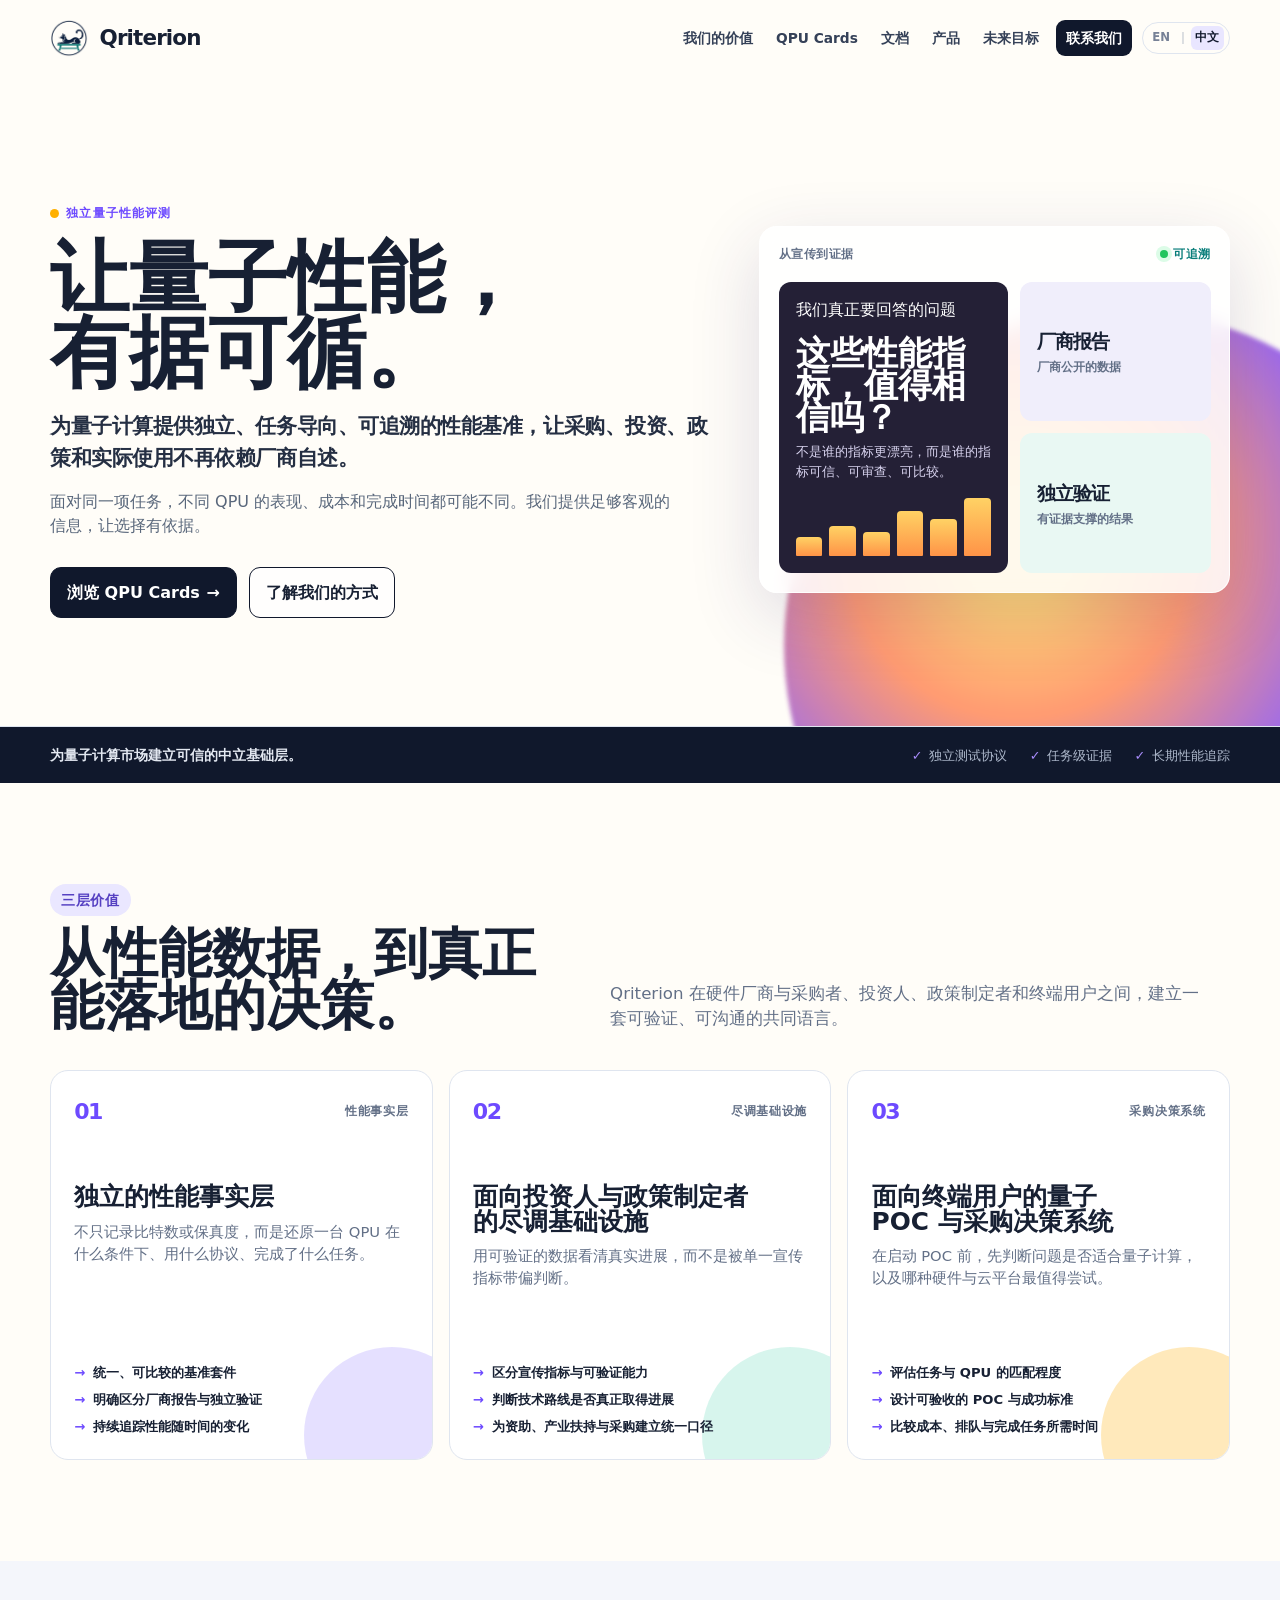
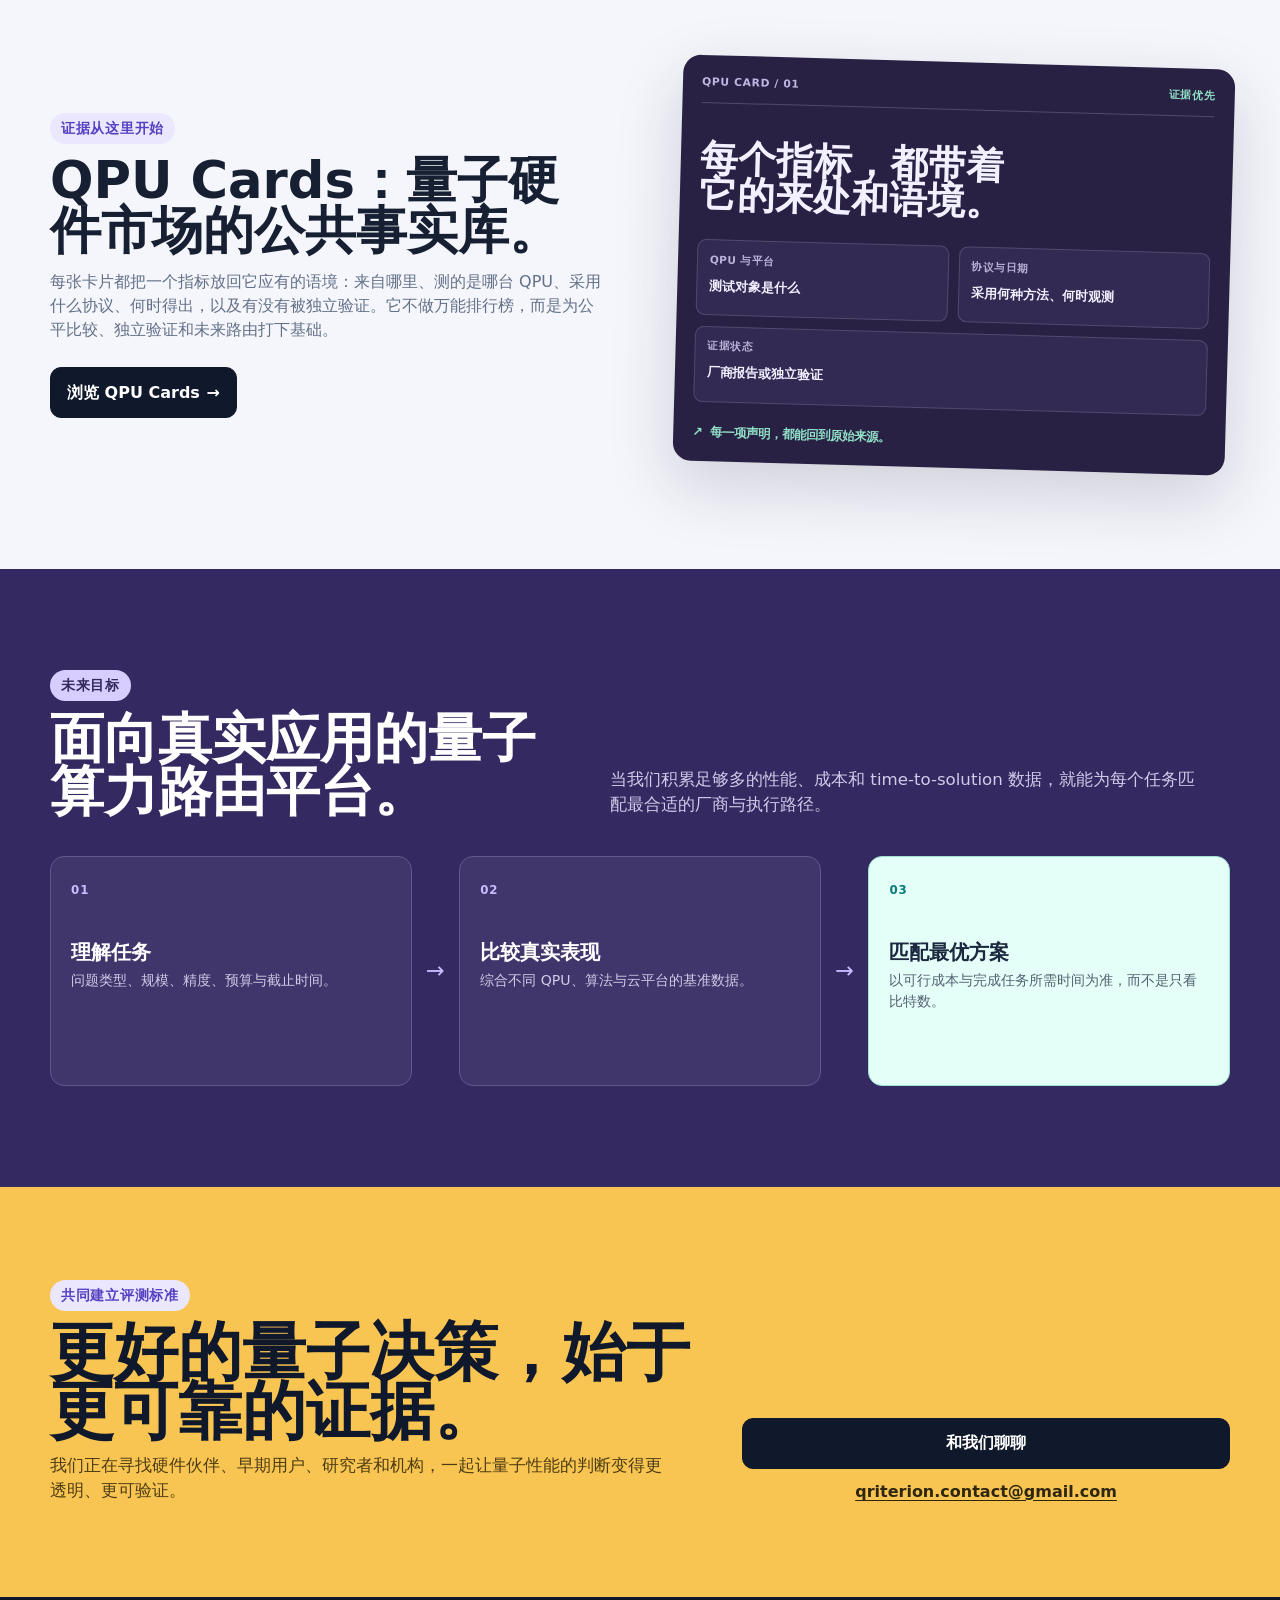
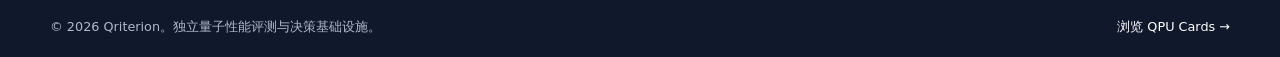
<file: index.html>
<!doctype html>
<html lang="en">
  <head>
    <meta charset="utf-8" />
    <meta name="viewport" content="width=device-width, initial-scale=1" />
    <meta name="description" content="Qriterion provides independent, task-oriented and traceable quantum performance benchmarks." />
    <title>Qriterion · Independent quantum benchmarks</title>
    <link rel="stylesheet" href="assets/landing.css?v=20261005-3" />
  </head>
  <body>
    <header class="masthead">
      <nav class="nav shell" aria-label="Primary navigation">
        <a class="brand" href="./" aria-label="Qriterion home"><span class="brand-mark"><img src="assets/icon.png" alt="" /></span><span>Qriterion</span></a>
        <div class="nav-links">
          <a href="#value" data-i18n="navValue">Why Qriterion</a>
          <a href="qpu-cards.html">QPU Cards</a>
          <a href="docs.html" data-i18n="navDocs">Docs</a>
          <a href="products.html" data-i18n="navProducts">Products</a>
          <a href="#future" data-i18n="navFuture">Future Aim</a>
          <a class="nav-cta" href="#contact" data-i18n="navContact">Contact</a>
          <div class="language-switch" role="group" aria-label="Language selector">
            <button type="button" class="language-button" data-language="en" aria-pressed="false">EN</button>
            <span aria-hidden="true">｜</span>
            <button type="button" class="language-button is-active" data-language="zh" aria-pressed="true">中文</button>
          </div>
        </div>
      </nav>

      <section class="hero shell">
        <div class="hero-copy-wrap">
          <p class="eyebrow" data-i18n="eyebrow">Independent quantum benchmarking</p>
          <h1 data-i18n="heroTitle">Quantum performance,<br />beyond vendor claims.</h1>
          <p class="hero-promise" data-i18n="heroPromise">Independent, task-oriented and traceable performance benchmarks for quantum computing—so procurement, investment, policy and real-world use no longer rely on vendor claims alone.</p>
          <p class="hero-copy" data-i18n="heroCopy">We make complex QPU systems legible in the context that matters: the task, the evidence, the cost and the time to a useful result.</p>
          <div class="cta-row">
            <a class="button button-dark" href="qpu-cards.html"><span data-i18n="ctaCards">Explore QPU Cards</span> <span aria-hidden="true">→</span></a>
            <a class="button button-light" href="#value" data-i18n="ctaValue">See how it works</a>
          </div>
        </div>
        <aside class="signal-card" aria-label="Qriterion evidence preview">
          <div class="signal-card-top"><span data-i18n="signalLabel">From claim to evidence</span><span class="live-dot" data-i18n="signalLive">Traceable</span></div>
          <div class="signal-grid">
            <div class="signal-main"><span data-i18n="signalKicker">The question we answer</span><h2 data-i18n="signalHeading">Which QPU fits this task?</h2><p data-i18n="signalText">Not the biggest number. The best evidence for a specific workload, under real constraints.</p><div class="signal-bars" aria-hidden="true"><i></i><i></i><i></i><i></i><i></i><i></i></div></div>
            <div class="signal-stat"><strong data-i18n="reported">Reported</strong><span data-i18n="reportedText">what vendors state</span></div>
            <div class="signal-stat"><strong data-i18n="validated">Validated</strong><span data-i18n="validatedText">what evidence supports</span></div>
          </div>
        </aside>
      </section>
    </header>

    <section class="proof">
      <div class="shell"><p data-i18n="proofLead">A neutral layer for a growing quantum market.</p><div class="proof-list"><span data-i18n="proofOne">Independent protocols</span><span data-i18n="proofTwo">Task-level evidence</span><span data-i18n="proofThree">Longitudinal data</span></div></div>
    </section>

    <main>
      <section id="value" class="section shell value-section">
        <div class="section-heading">
          <div><span class="pill" data-i18n="valueEyebrow">Three layers of value</span><h2 data-i18n="valueTitle">A trusted path from performance data to better decisions.</h2></div>
          <p data-i18n="valueIntro">Qriterion creates a common language between quantum hardware makers and the people who need to choose, fund, govern and use their systems.</p>
        </div>
        <div class="value-grid">
          <article class="value-card value-card--evidence">
            <div class="value-topline"><span class="number">01</span><span class="value-kind" data-i18n="layerOneKind">Evidence layer</span></div>
            <h3 data-i18n="layerOneTitle">Independent performance facts</h3>
            <p data-i18n="layerOneText">We turn fragmented QPU claims into source-backed, reproducible observations—with the hardware, protocol, date and conditions left intact.</p>
            <ul><li data-i18n="layerOneItemOne">Comparable benchmark suites</li><li data-i18n="layerOneItemTwo">Reported vs. validated evidence</li><li data-i18n="layerOneItemThree">Performance tracked over time</li></ul>
          </article>
          <article class="value-card value-card--decision">
            <div class="value-topline"><span class="number">02</span><span class="value-kind" data-i18n="layerTwoKind">Decision layer</span></div>
            <h3 data-i18n="layerTwoTitle">Decision-grade market intelligence</h3>
            <p data-i18n="layerTwoText">Investors and policy makers get a credible way to distinguish technical progress from isolated headline metrics—and to compare pathways with care.</p>
            <ul><li data-i18n="layerTwoItemOne">Technology and vendor diligence</li><li data-i18n="layerTwoItemTwo">Transparent progress signals</li><li data-i18n="layerTwoItemThree">Evidence for funding and procurement</li></ul>
          </article>
          <article class="value-card value-card--action">
            <div class="value-topline"><span class="number">03</span><span class="value-kind" data-i18n="layerThreeKind">Action layer</span></div>
            <h3 data-i18n="layerThreeTitle">Confident POCs and procurement</h3>
            <p data-i18n="layerThreeText">End users can match a problem to suitable hardware, cloud platforms and execution strategies—balancing result quality, cost and time to solution.</p>
            <ul><li data-i18n="layerThreeItemOne">Task-to-QPU fit assessment</li><li data-i18n="layerThreeItemTwo">POC design and acceptance criteria</li><li data-i18n="layerThreeItemThree">Cost and time-to-solution comparison</li></ul>
          </article>
        </div>
      </section>

      <section class="section cards-section">
        <div class="shell cards-layout">
          <div class="cards-copy"><span class="pill" data-i18n="cardsEyebrow">Start with the evidence</span><h2 data-i18n="cardsTitle">QPU Cards are the market’s shared factual record.</h2><p data-i18n="cardsText">Each card preserves what a number means: its source, target QPU, date, protocol and evidence status. It is deliberately not a universal ranking—it is the foundation for fair comparison, validation and routing.</p><a class="button button-dark" href="qpu-cards.html"><span data-i18n="cardsCta">Browse QPU Cards</span> <span aria-hidden="true">→</span></a></div>
          <div class="card-anatomy" aria-label="QPU Card anatomy">
            <div class="anatomy-head"><span>QPU CARD / 01</span><span class="anatomy-status" data-i18n="anatomyStatus">EVIDENCE FIRST</span></div>
            <strong data-i18n="anatomyTitle">Context travels with every metric.</strong>
            <div class="anatomy-metrics"><div><span data-i18n="anatomyMetricOne">QPU &amp; platform</span><b data-i18n="anatomyMetricOneValue">What was tested</b></div><div><span data-i18n="anatomyMetricTwo">Protocol &amp; date</span><b data-i18n="anatomyMetricTwoValue">How / when observed</b></div><div><span data-i18n="anatomyMetricThree">Evidence status</span><b data-i18n="anatomyMetricThreeValue">Reported or validated</b></div></div>
            <div class="anatomy-source"><span>↗</span><span data-i18n="anatomySource">Every claim remains connected to its source.</span></div>
          </div>
        </div>
      </section>

      <section id="future" class="section future-section">
        <div class="shell">
          <div class="future-heading"><div><span class="pill pill-dark" data-i18n="futureEyebrow">Future aim</span><h2 data-i18n="futureTitle">A quantum compute router for the real world.</h2></div><p data-i18n="futureText">As the evidence network grows, it can guide every workload to the vendor and execution path with the best fit for its quality, budget and deadline.</p></div>
          <div class="route-flow" aria-label="Quantum compute routing flow">
            <article><span class="route-step">01</span><h3 data-i18n="routeOneTitle">Understand the task</h3><p data-i18n="routeOneText">Problem type, scale, accuracy, budget and deadline.</p></article>
            <div class="route-arrow" aria-hidden="true">→</div>
            <article><span class="route-step">02</span><h3 data-i18n="routeTwoTitle">Read the evidence</h3><p data-i18n="routeTwoText">Live benchmark data across QPUs, algorithms and clouds.</p></article>
            <div class="route-arrow" aria-hidden="true">→</div>
            <article class="route-result"><span class="route-step">03</span><h3 data-i18n="routeThreeTitle">Route to the best fit</h3><p data-i18n="routeThreeText">Lowest viable cost and time to solution—not simply the largest QPU.</p></article>
          </div>
        </div>
      </section>

      <section id="contact" class="contact">
        <div class="shell contact-inner"><div><span class="pill" data-i18n="contactEyebrow">Build the standard with us</span><h2 data-i18n="contactTitle">Better quantum decisions start with better evidence.</h2><p data-i18n="contactText">We are looking for hardware partners, early users, researchers and institutions who believe performance claims should be independently legible.</p></div><div class="contact-actions"><a class="button" href="mailto:qriterion.contact@gmail.com?subject=Qriterion%20enquiry" data-i18n="contactCta">Start a conversation</a><a class="mail" href="mailto:qriterion.contact@gmail.com">qriterion.contact@gmail.com</a></div></div>
      </section>
    </main>

    <footer class="footer"><div class="shell"><span data-i18n="footer">© 2026 Qriterion. Independent quantum performance intelligence.</span><a href="qpu-cards.html"><span data-i18n="footerLink">Explore QPU Cards</span> →</a></div></footer>
    <script src="assets/landing.js?v=20261005-1"></script>
  </body>
</html>
</file>
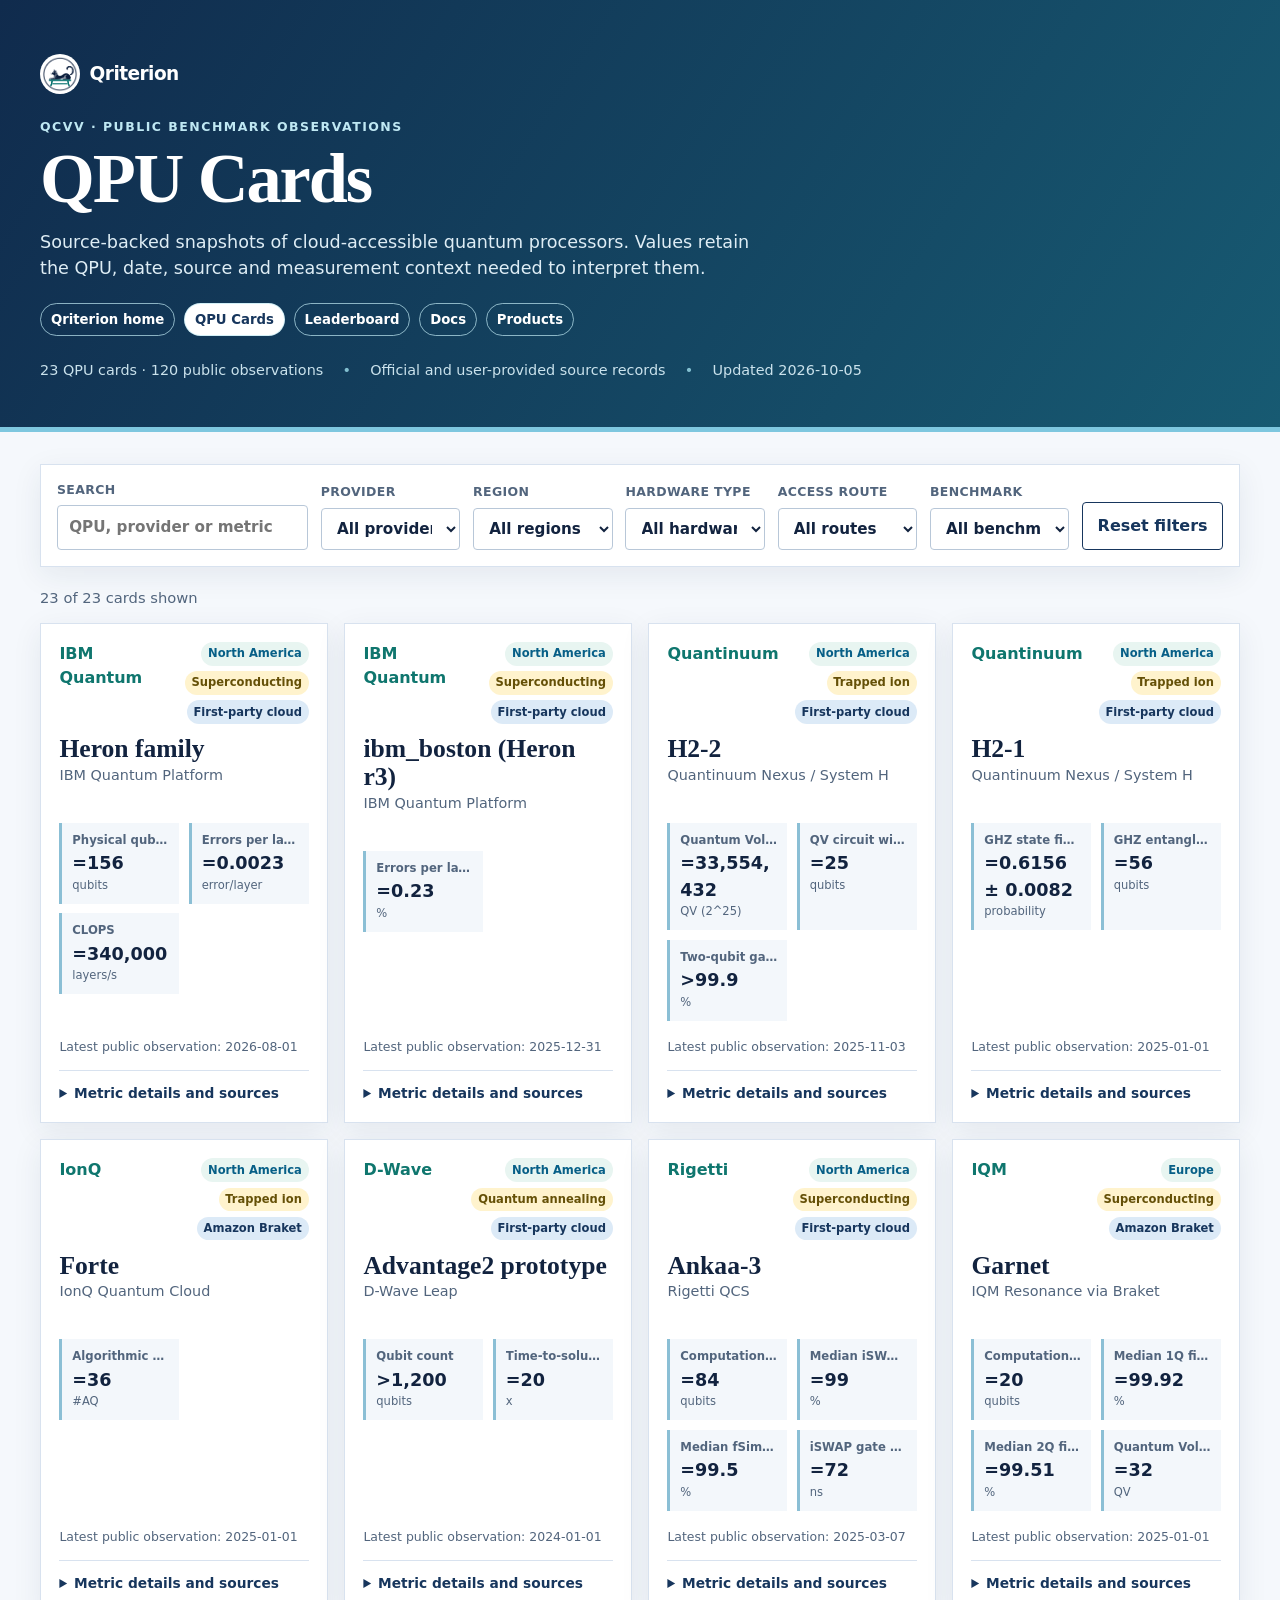
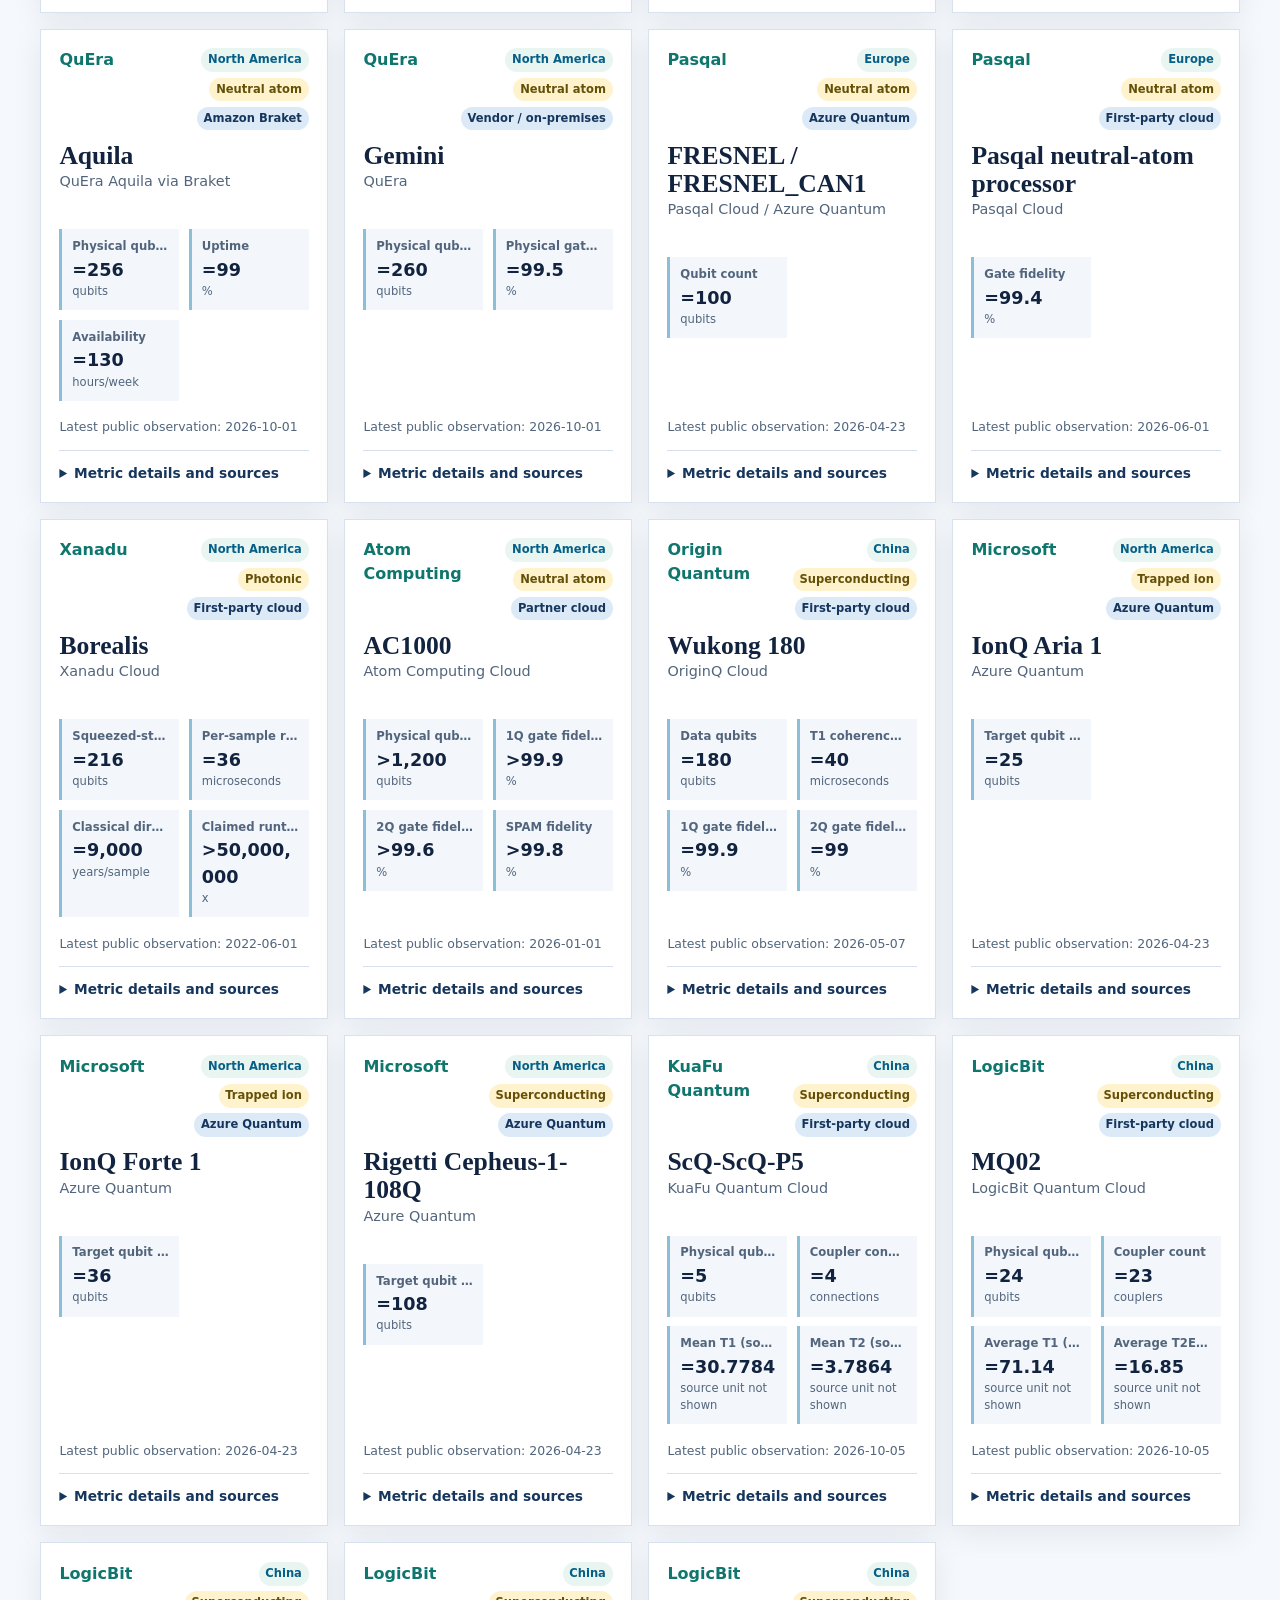
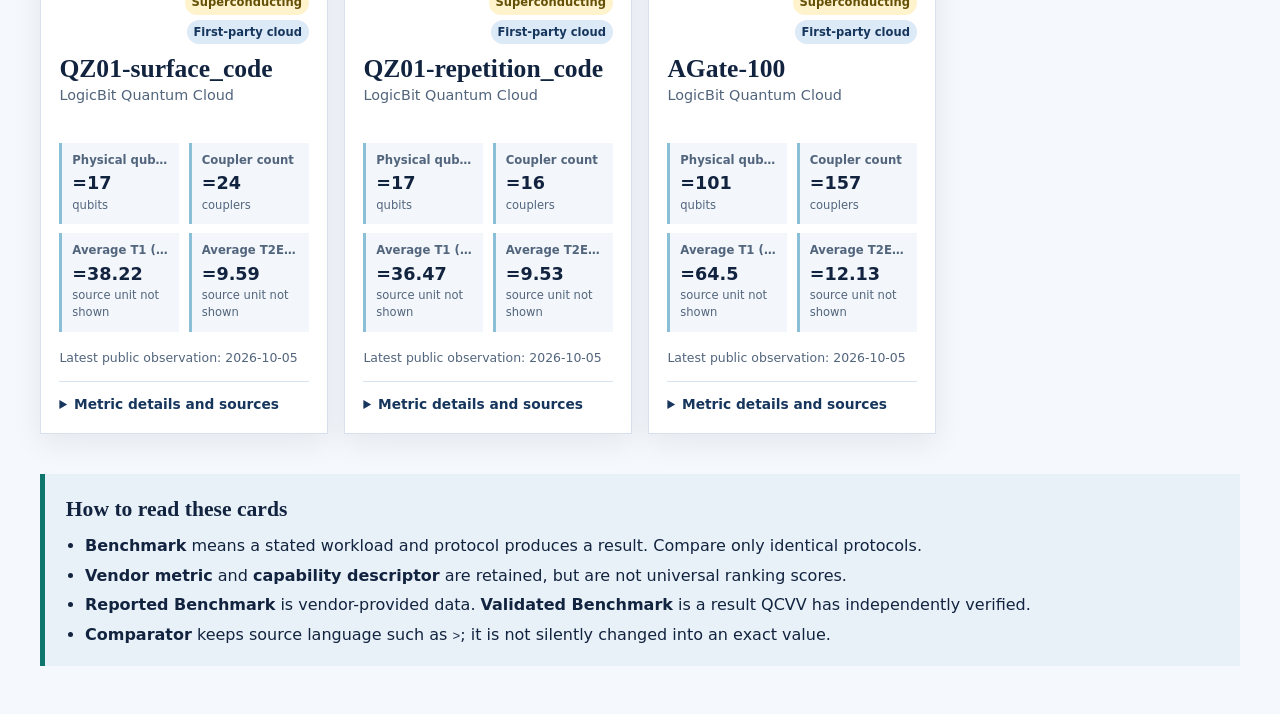
<file: qpu-cards/index.html>
<!doctype html>
<html lang="en">
  <head>
    <meta charset="utf-8" />
    <meta name="viewport" content="width=device-width, initial-scale=1" />
    <meta name="description" content="Source-backed QPU cards generated from the QCVV quantum cloud benchmarking dataset." />
    <title>QPU Cards · Qriterion</title>
    <link rel="stylesheet" href="assets/styles.css?v=20261005-5" />
  </head>
  <body>
    <header class="site-header">
      <div class="wrap hero">
        <a class="cards-brand" href="../" aria-label="Qriterion home"><img src="assets/icon.png" alt="" /><span>Qriterion</span></a>
        <p class="eyebrow">QCVV · public benchmark observations</p>
        <h1>QPU Cards</h1>
        <p class="lede">Source-backed snapshots of cloud-accessible quantum processors. Values retain the QPU, date, source and measurement context needed to interpret them.</p>
        <nav class="site-nav" aria-label="Site navigation"><a href="../">Qriterion home</a><a aria-current="page" href="index.html">QPU Cards</a><a href="leaderboard.html">Leaderboard</a><a href="../docs.html">Docs</a><a href="../products.html">Products</a></nav>
        <div class="hero-meta" aria-label="Dataset metadata">
          <span id="card-count">Loading cards…</span>
          <span>Official and user-provided source records</span>
          <span>Updated 2026-10-05</span>
        </div>
      </div>
    </header>

    <main class="wrap">
      <section class="controls" aria-label="Filter QPU cards">
        <label>
          <span>Search</span>
          <input id="search" type="search" placeholder="QPU, provider or metric" autocomplete="off" />
        </label>
        <label>
          <span>Provider</span>
          <select id="provider-filter"><option value="">All providers</option></select>
        </label>
        <label>
          <span>Region</span>
          <select id="region-filter"><option value="">All regions</option></select>
        </label>
        <label>
          <span>Hardware type</span>
          <select id="hardware-filter"><option value="">All hardware types</option></select>
        </label>
        <label>
          <span>Access route</span>
          <select id="route-filter"><option value="">All routes</option></select>
        </label>
        <label>
          <span>Benchmark</span>
          <select id="benchmark-filter"><option value="">All benchmark evidence</option></select>
        </label>
        <button id="reset" type="button" class="secondary">Reset filters</button>
      </section>

      <p id="results" class="results" aria-live="polite"></p>
      <section id="cards" class="cards" aria-label="QPU cards"></section>

      <section class="method" aria-labelledby="method-title">
        <h2 id="method-title">How to read these cards</h2>
        <ul>
          <li><strong>Benchmark</strong> means a stated workload and protocol produces a result. Compare only identical protocols.</li>
          <li><strong>Vendor metric</strong> and <strong>capability descriptor</strong> are retained, but are not universal ranking scores.</li>
          <li><strong>Reported Benchmark</strong> is vendor-provided data. <strong>Validated Benchmark</strong> is a result QCVV has independently verified.</li>
          <li><strong>Comparator</strong> keeps source language such as <code>&gt;</code>; it is not silently changed into an exact value.</li>
        </ul>
      </section>
    </main>

    <template id="card-template">
      <article class="qpu-card">
        <div class="card-topline">
          <p class="provider"></p>
          <div class="card-badges"><span class="region"></span><span class="hardware-type"></span><span class="route"></span></div>
        </div>
        <h2></h2>
        <p class="platform"></p>
        <dl class="metric-grid"></dl>
        <p class="asof"></p>
        <details>
          <summary>Metric details and sources</summary>
          <div class="detail-list"></div>
        </details>
      </article>
    </template>
    <script src="assets/app.js?v=20261005-4" defer></script>
  </body>
</html>
</file>
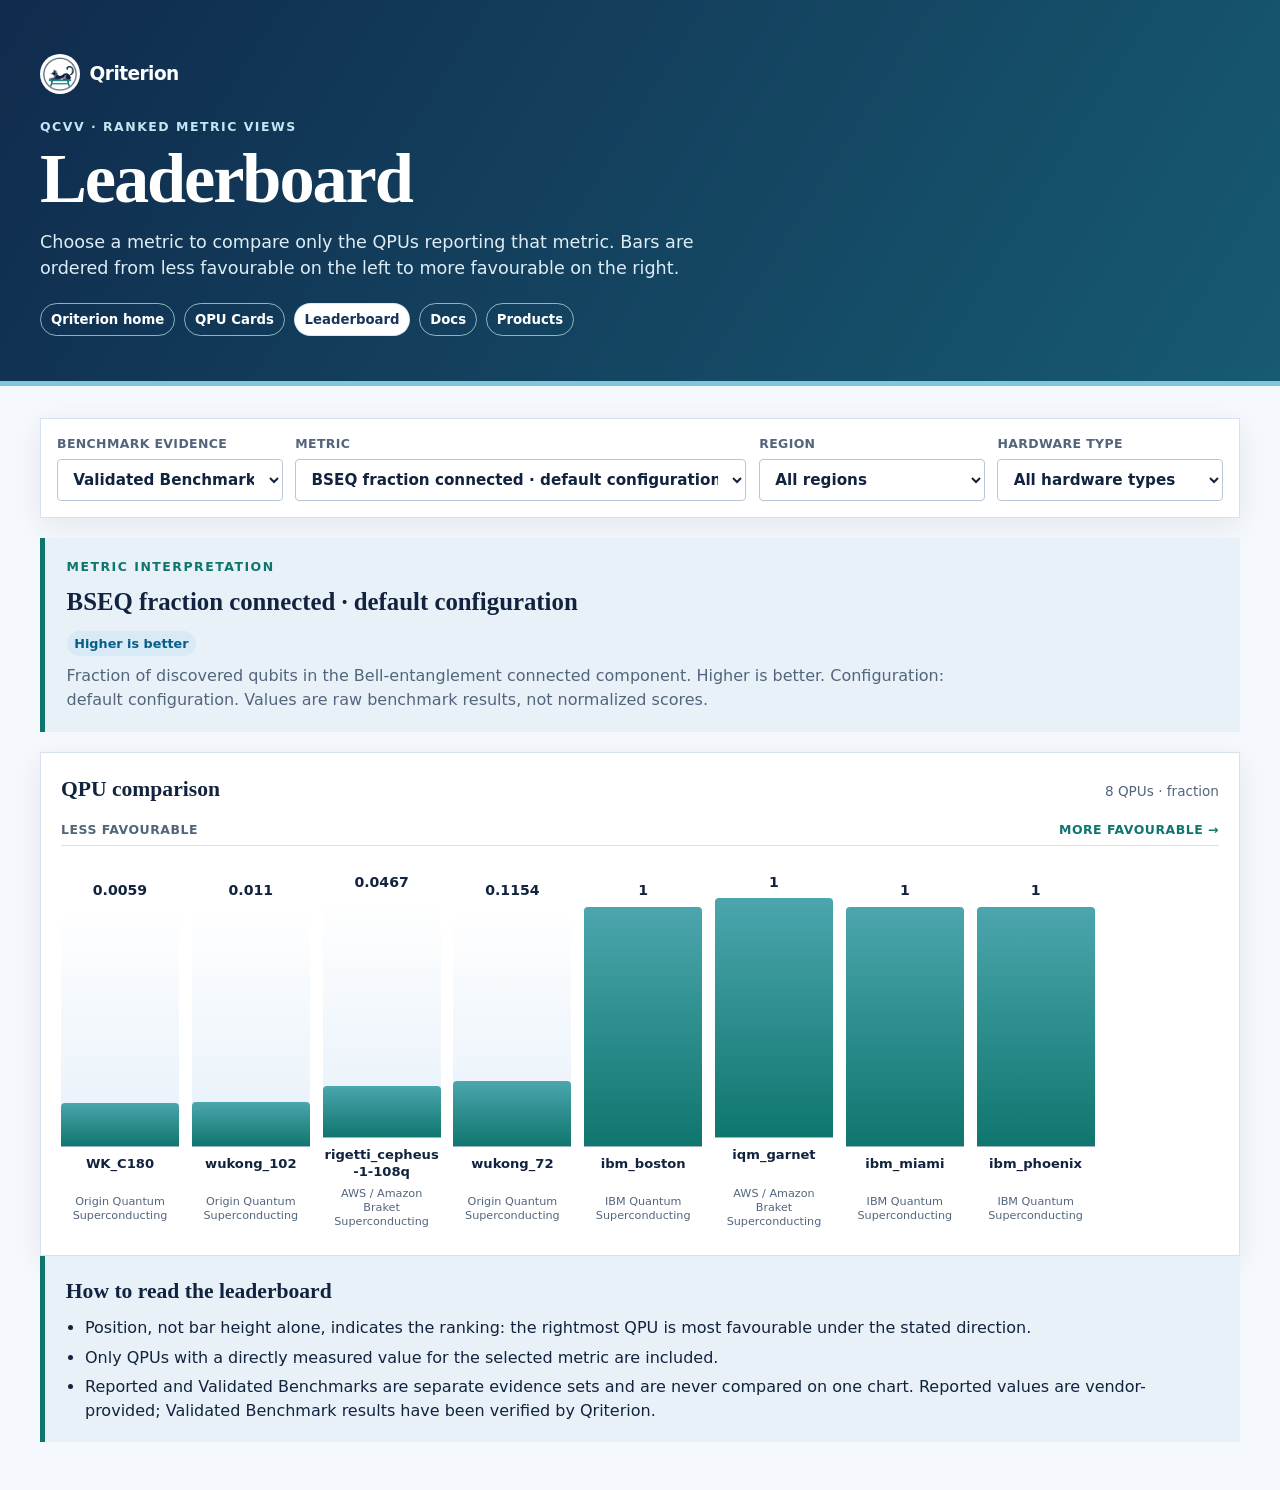
<file: leaderboard.html>
<!doctype html>
<html lang="en">
  <head>
    <meta charset="utf-8" />
    <meta name="viewport" content="width=device-width, initial-scale=1" />
    <meta name="description" content="QPU leaderboard views generated from the QCVV source-backed benchmarking dataset." />
    <title>Leaderboard · Qriterion</title>
    <link rel="stylesheet" href="assets/styles.css?v=20261005-7" />
  </head>
  <body>
    <header class="site-header">
      <div class="wrap hero">
        <a class="cards-brand" href="../" aria-label="Qriterion home"><img src="assets/icon.png" alt="" /><span>Qriterion</span></a>
        <p class="eyebrow">QCVV · ranked metric views</p>
        <h1>Leaderboard</h1>
        <p class="lede">Choose a metric to compare only the QPUs reporting that metric. Bars are ordered from less favourable on the left to more favourable on the right.</p>
        <nav class="site-nav" aria-label="Site navigation"><a href="./">Qriterion home</a><a href="qpu-cards.html">QPU Cards</a><a aria-current="page" href="leaderboard.html">Leaderboard</a><a href="docs.html">Docs</a><a href="products.html">Products</a></nav>
      </div>
    </header>

    <main class="wrap leaderboard-main">
      <section class="leaderboard-controls" aria-label="Leaderboard filters">
        <label><span>Benchmark evidence</span><select id="leaderboard-evidence"><option value="Validated Benchmark" selected>Validated Benchmark</option><option value="Reported Benchmark">Reported Benchmark</option></select></label>
        <label><span>Metric</span><select id="leaderboard-metric"></select></label>
        <label><span>Region</span><select id="leaderboard-region"><option value="">All regions</option></select></label>
        <label><span>Hardware type</span><select id="leaderboard-hardware"><option value="">All hardware types</option></select></label>
      </section>

      <section class="metric-explainer" aria-live="polite">
        <p class="eyebrow">Metric interpretation</p>
        <h2 id="metric-title">Loading metric…</h2>
        <p id="metric-direction" class="direction"></p>
        <p id="metric-explanation"></p>
      </section>

      <section class="chart-panel" aria-labelledby="chart-title">
        <div class="chart-topline"><h2 id="chart-title">QPU comparison</h2><p id="chart-summary"></p></div>
        <div class="ranking-direction"><span>Less favourable</span><span>More favourable →</span></div>
        <div id="leaderboard-chart" class="leaderboard-chart" aria-live="polite"></div>
      </section>

      <section class="method" aria-labelledby="leaderboard-method-title">
        <h2 id="leaderboard-method-title">How to read the leaderboard</h2>
        <ul>
          <li>Position, not bar height alone, indicates the ranking: the rightmost QPU is most favourable under the stated direction.</li>
          <li>Only QPUs with a directly measured value for the selected metric are included.</li>
          <li>Reported and Validated Benchmarks are separate evidence sets and are never compared on one chart. Reported values are vendor-provided; Validated Benchmark results have been verified by Qriterion.</li>
        </ul>
      </section>
    </main>
    <script src="assets/leaderboard.js?v=20261005-7" defer></script>
  </body>
</html>
</file>
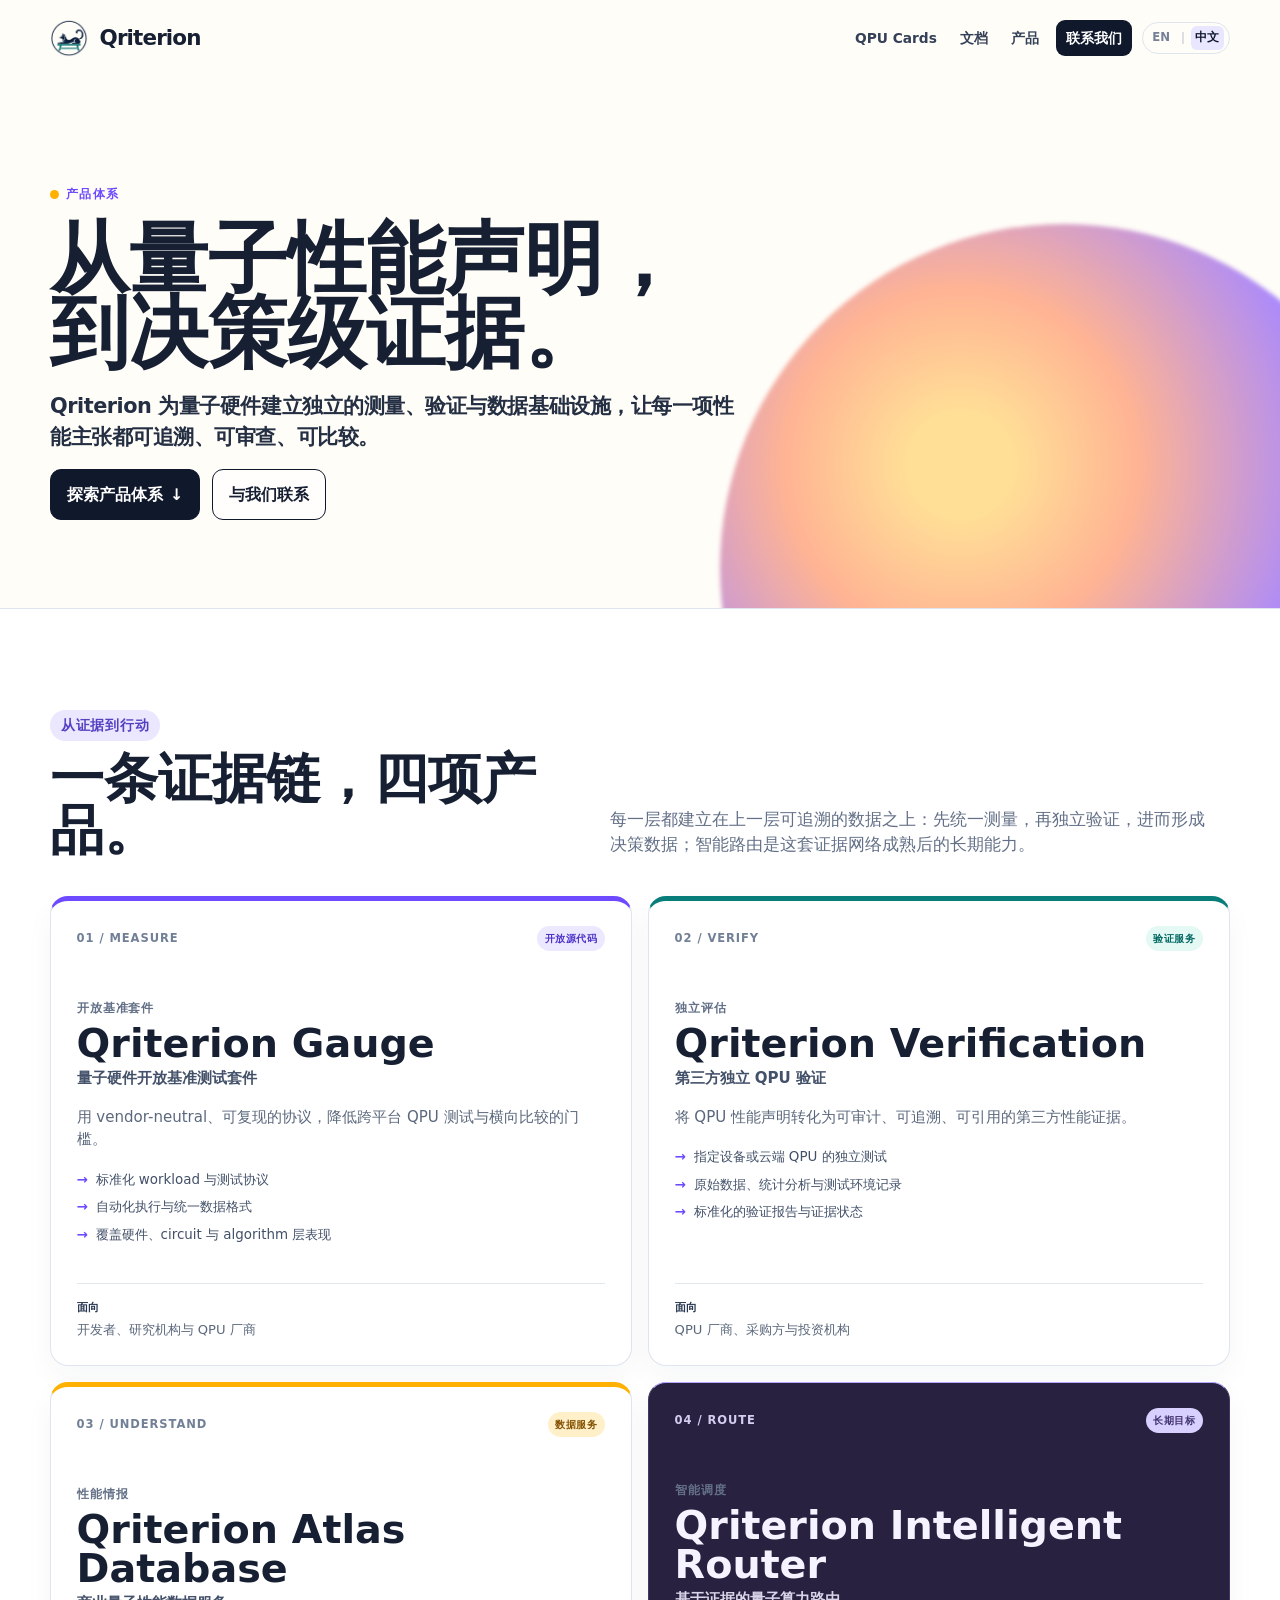
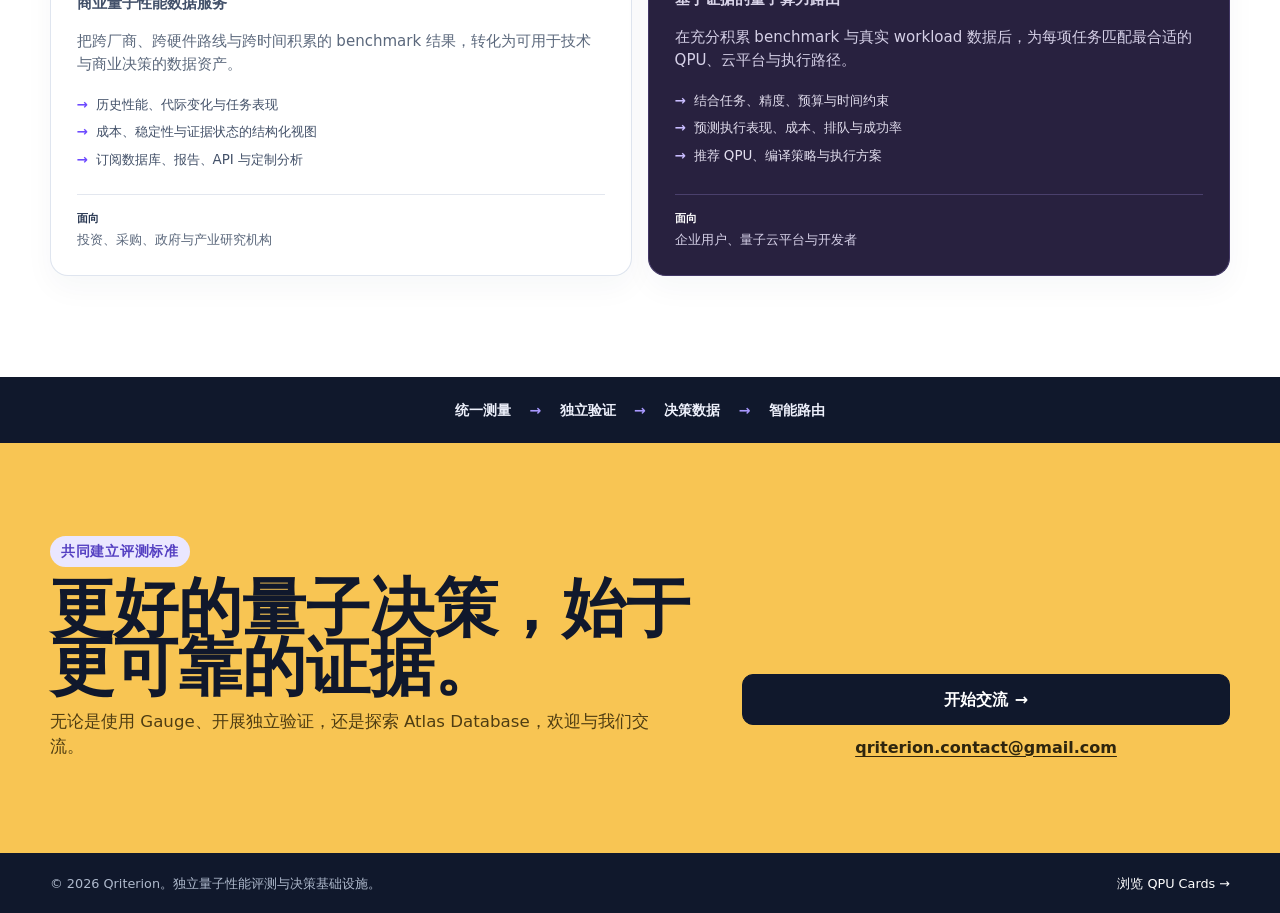
<file: products.html>
<!doctype html>
<html lang="zh-CN">
  <head>
    <meta charset="utf-8" />
    <meta name="viewport" content="width=device-width, initial-scale=1" />
    <meta name="description" content="Qriterion products: open benchmarking, independent QPU verification, performance intelligence and future quantum routing." />
    <title>Products · Qriterion</title>
    <link rel="stylesheet" href="assets/landing.css?v=20261005-2" />
    <link rel="stylesheet" href="assets/products.css?v=20261005-1" />
  </head>
  <body class="products-page">
    <header class="masthead products-masthead">
      <nav class="nav shell" aria-label="Primary navigation">
        <a class="brand" href="./" aria-label="Qriterion home"><span class="brand-mark"><img src="assets/icon.png" alt="" /></span><span>Qriterion</span></a>
        <div class="nav-links">
          <a href="qpu-cards.html">QPU Cards</a>
          <a href="docs.html" data-i18n="navDocs">文档</a>
          <a aria-current="page" href="products.html" data-i18n="navProducts">产品</a>
          <a class="nav-cta" href="#contact" data-i18n="navContact">联系我们</a>
          <div class="language-switch" role="group" aria-label="Language selector">
            <button type="button" class="language-button" data-language="en" aria-pressed="false">EN</button><span aria-hidden="true">｜</span><button type="button" class="language-button is-active" data-language="zh" aria-pressed="true">中文</button>
          </div>
        </div>
      </nav>
      <section class="products-hero shell">
        <p class="eyebrow" data-i18n="heroEyebrow">产品体系</p>
        <h1 data-i18n="heroTitle">从量子性能声明，<br />到决策级证据。</h1>
        <p class="hero-promise" data-i18n="heroLead">Qriterion 为量子硬件建立独立的测量、验证与数据基础设施，让每一项性能主张都可追溯、可审查、可比较。</p>
        <div class="cta-row"><a class="button button-dark" href="#products" data-i18n="heroCta">探索产品体系 <span aria-hidden="true">↓</span></a><a class="button button-light" href="mailto:qriterion.contact@gmail.com?subject=Qriterion%20product%20enquiry" data-i18n="heroContact">与我们联系</a></div>
      </section>
    </header>

    <main>
      <section id="products" class="product-map section">
        <div class="shell">
          <div class="section-heading"><div><span class="pill" data-i18n="mapEyebrow">从证据到行动</span><h2 data-i18n="mapTitle">一条证据链，四项产品。</h2></div><p data-i18n="mapIntro">每一层都建立在上一层可追溯的数据之上：先统一测量，再独立验证，进而形成决策数据；智能路由是这套证据网络成熟后的长期能力。</p></div>
          <div class="product-grid">
            <article class="product-card product-card--gauge">
              <div class="product-topline"><span>01 / MEASURE</span><span class="status status-open" data-i18n="gaugeStatus">开放源代码</span></div>
              <div><p class="product-family" data-i18n="gaugeFamily">开放基准套件</p><h3>Qriterion Gauge</h3><p class="product-subtitle" data-i18n="gaugeSubtitle">量子硬件开放基准测试套件</p></div>
              <p class="product-copy" data-i18n="gaugeCopy">用 vendor-neutral、可复现的协议，降低跨平台 QPU 测试与横向比较的门槛。</p>
              <ul><li data-i18n="gaugeItem1">标准化 workload 与测试协议</li><li data-i18n="gaugeItem2">自动化执行与统一数据格式</li><li data-i18n="gaugeItem3">覆盖硬件、circuit 与 algorithm 层表现</li></ul>
              <p class="product-for"><b data-i18n="forLabel">面向</b><span data-i18n="gaugeFor">开发者、研究机构与 QPU 厂商</span></p>
            </article>
            <article class="product-card product-card--verification">
              <div class="product-topline"><span>02 / VERIFY</span><span class="status status-service" data-i18n="verificationStatus">验证服务</span></div>
              <div><p class="product-family" data-i18n="verificationFamily">独立评估</p><h3>Qriterion Verification</h3><p class="product-subtitle" data-i18n="verificationSubtitle">第三方独立 QPU 验证</p></div>
              <p class="product-copy" data-i18n="verificationCopy">将 QPU 性能声明转化为可审计、可追溯、可引用的第三方性能证据。</p>
              <ul><li data-i18n="verificationItem1">指定设备或云端 QPU 的独立测试</li><li data-i18n="verificationItem2">原始数据、统计分析与测试环境记录</li><li data-i18n="verificationItem3">标准化的验证报告与证据状态</li></ul>
              <p class="product-for"><b data-i18n="forLabel">面向</b><span data-i18n="verificationFor">QPU 厂商、采购方与投资机构</span></p>
            </article>
            <article class="product-card product-card--atlas">
              <div class="product-topline"><span>03 / UNDERSTAND</span><span class="status status-data" data-i18n="atlasStatus">数据服务</span></div>
              <div><p class="product-family" data-i18n="atlasFamily">性能情报</p><h3>Qriterion Atlas Database</h3><p class="product-subtitle" data-i18n="atlasSubtitle">商业量子性能数据服务</p></div>
              <p class="product-copy" data-i18n="atlasCopy">把跨厂商、跨硬件路线与跨时间积累的 benchmark 结果，转化为可用于技术与商业决策的数据资产。</p>
              <ul><li data-i18n="atlasItem1">历史性能、代际变化与任务表现</li><li data-i18n="atlasItem2">成本、稳定性与证据状态的结构化视图</li><li data-i18n="atlasItem3">订阅数据库、报告、API 与定制分析</li></ul>
              <p class="product-for"><b data-i18n="forLabel">面向</b><span data-i18n="atlasFor">投资、采购、政府与产业研究机构</span></p>
            </article>
            <article class="product-card product-card--router">
              <div class="product-topline"><span>04 / ROUTE</span><span class="status status-future" data-i18n="routerStatus">长期目标</span></div>
              <div><p class="product-family" data-i18n="routerFamily">智能调度</p><h3>Qriterion Intelligent Router</h3><p class="product-subtitle" data-i18n="routerSubtitle">基于证据的量子算力路由</p></div>
              <p class="product-copy" data-i18n="routerCopy">在充分积累 benchmark 与真实 workload 数据后，为每项任务匹配最合适的 QPU、云平台与执行路径。</p>
              <ul><li data-i18n="routerItem1">结合任务、精度、预算与时间约束</li><li data-i18n="routerItem2">预测执行表现、成本、排队与成功率</li><li data-i18n="routerItem3">推荐 QPU、编译策略与执行方案</li></ul>
              <p class="product-for"><b data-i18n="forLabel">面向</b><span data-i18n="routerFor">企业用户、量子云平台与开发者</span></p>
            </article>
          </div>
        </div>
      </section>

      <section class="evidence-chain"><div class="shell"><span data-i18n="chainOne">统一测量</span><i aria-hidden="true">→</i><span data-i18n="chainTwo">独立验证</span><i aria-hidden="true">→</i><span data-i18n="chainThree">决策数据</span><i aria-hidden="true">→</i><span data-i18n="chainFour">智能路由</span></div></section>

      <section id="contact" class="contact"><div class="shell contact-inner"><div><span class="pill" data-i18n="contactEyebrow">共同建立评测标准</span><h2 data-i18n="contactTitle">更好的量子决策，始于更可靠的证据。</h2><p data-i18n="contactText">无论是使用 Gauge、开展独立验证，还是探索 Atlas Database，欢迎与我们交流。</p></div><div class="contact-actions"><a class="button" href="mailto:qriterion.contact@gmail.com?subject=Qriterion%20product%20enquiry" data-i18n="contactCta">开始交流 <span aria-hidden="true">→</span></a><a class="mail" href="mailto:qriterion.contact@gmail.com">qriterion.contact@gmail.com</a></div></div></section>
    </main>
    <footer class="footer"><div class="shell"><span data-i18n="footer">© 2026 Qriterion。独立量子性能评测与决策基础设施。</span><a href="qpu-cards.html" data-i18n="footerLink">浏览 QPU Cards →</a></div></footer>
    <script src="assets/products.js?v=20261005-1"></script>
  </body>
</html>
</file>
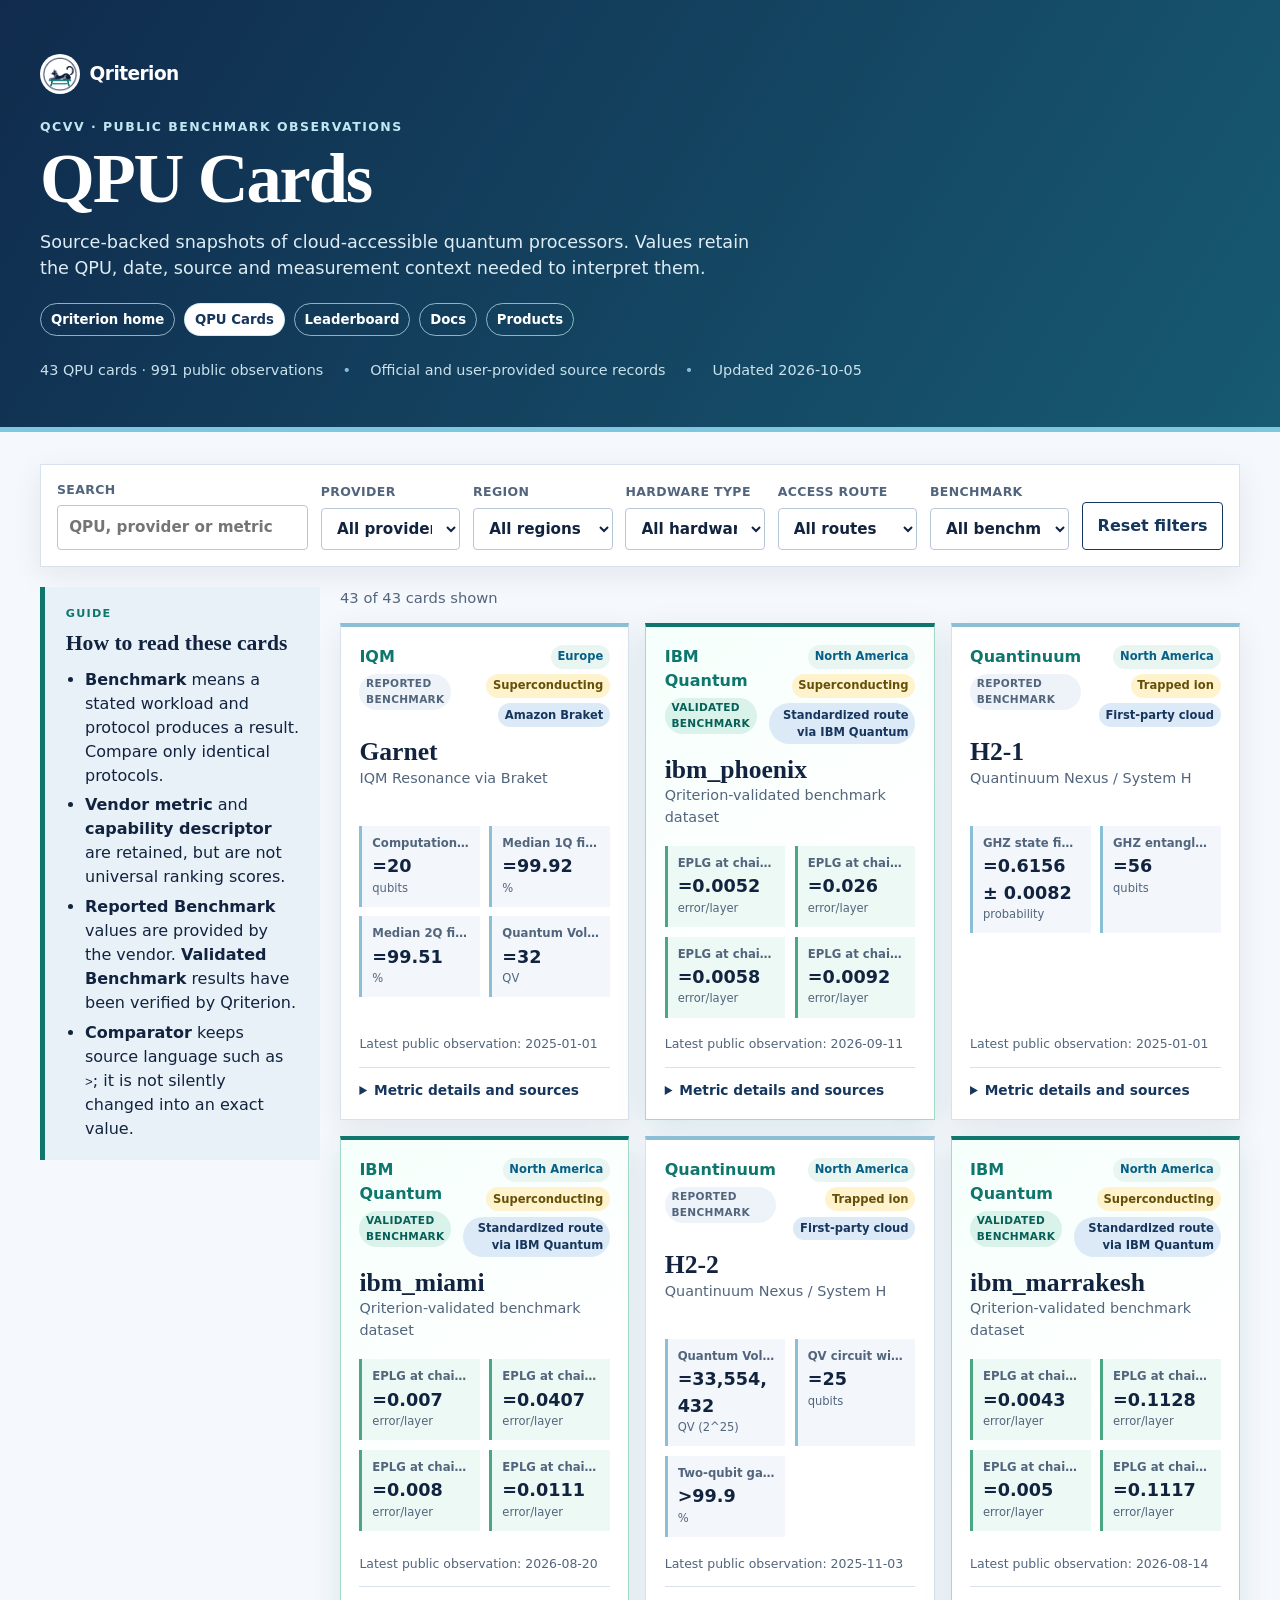
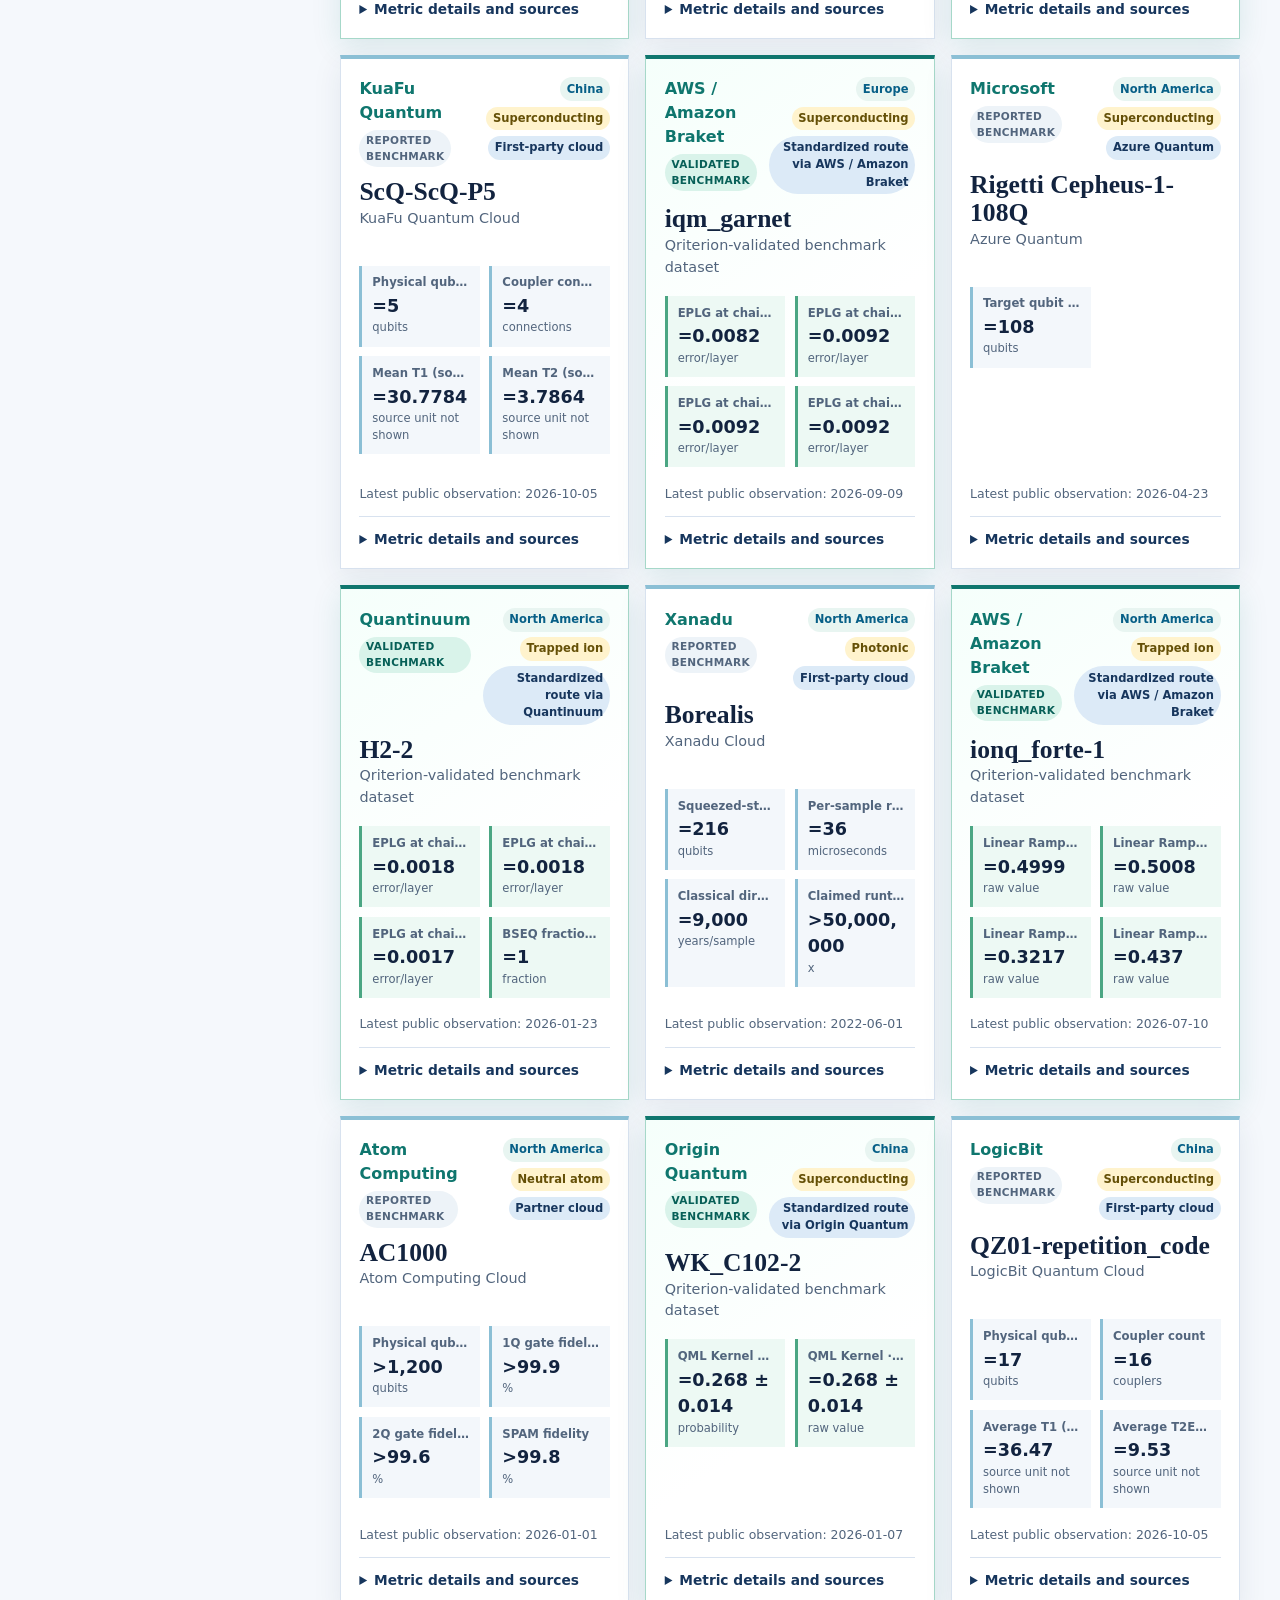
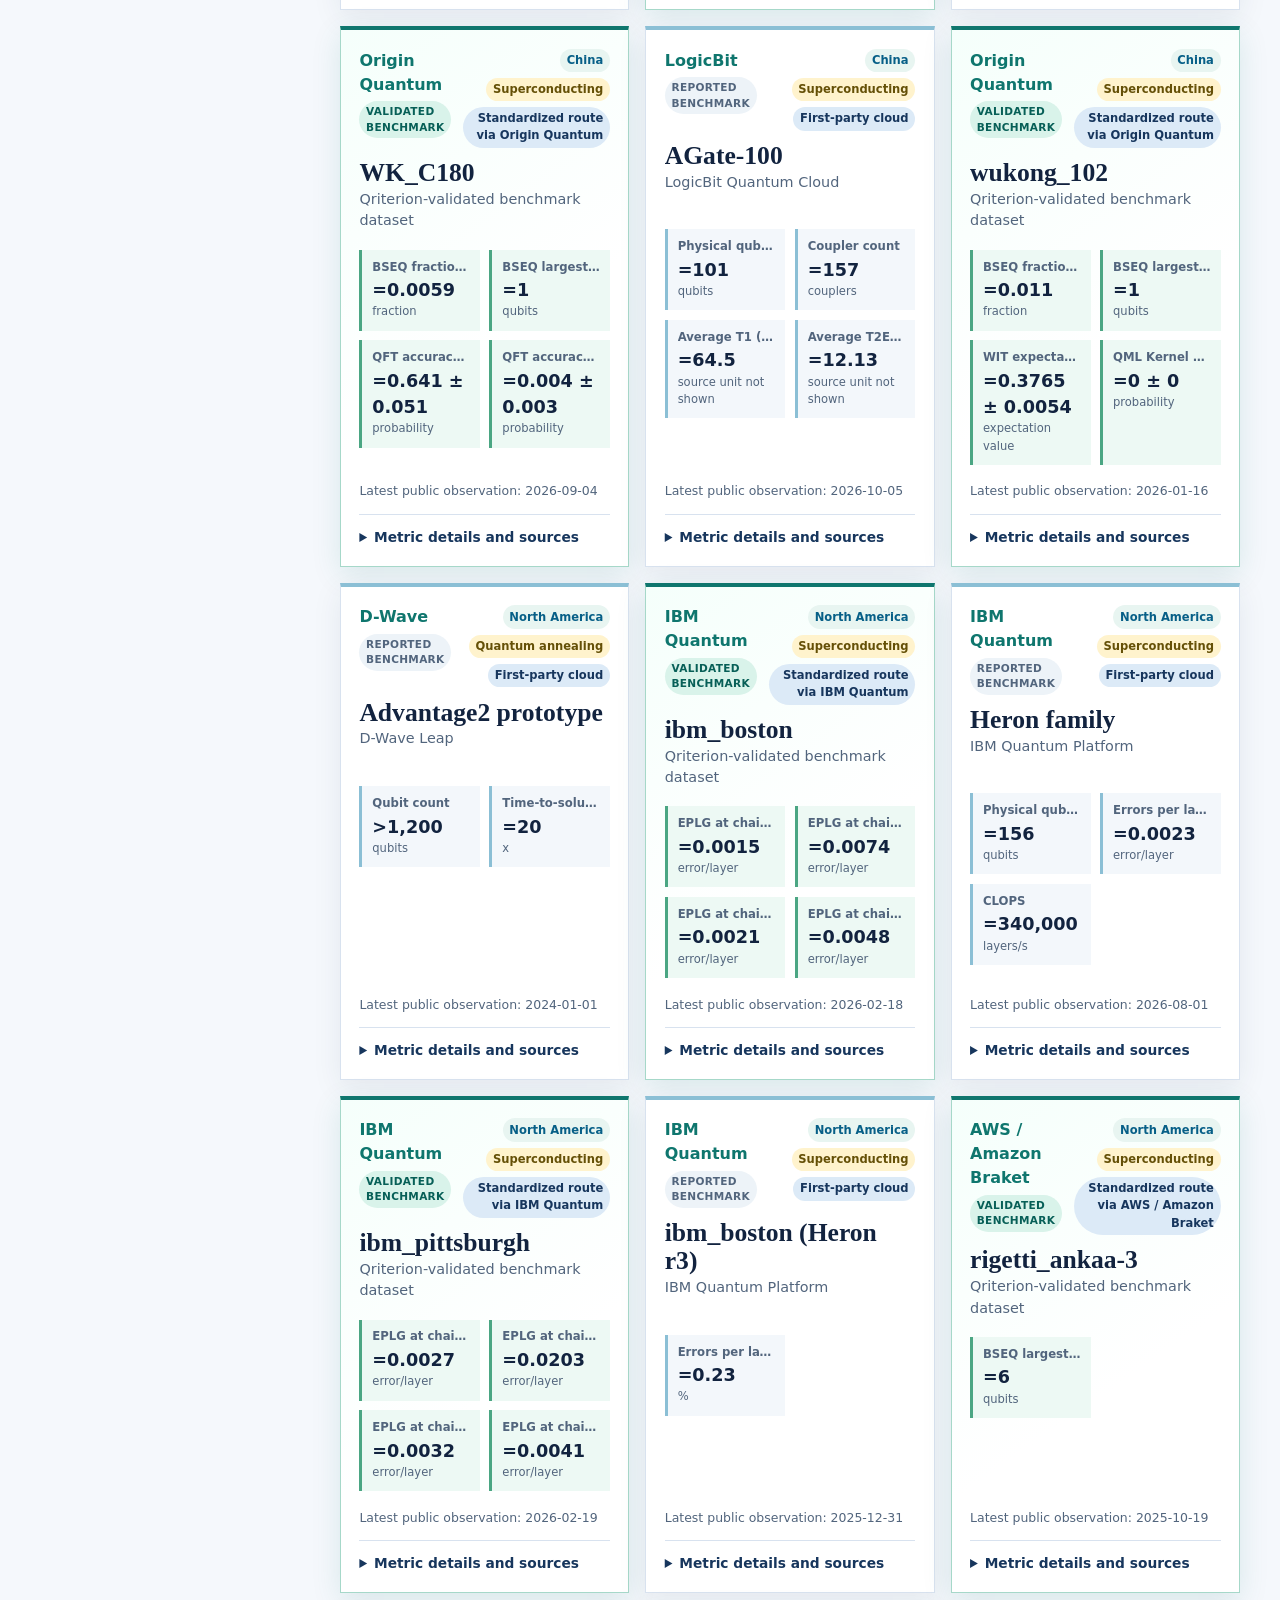
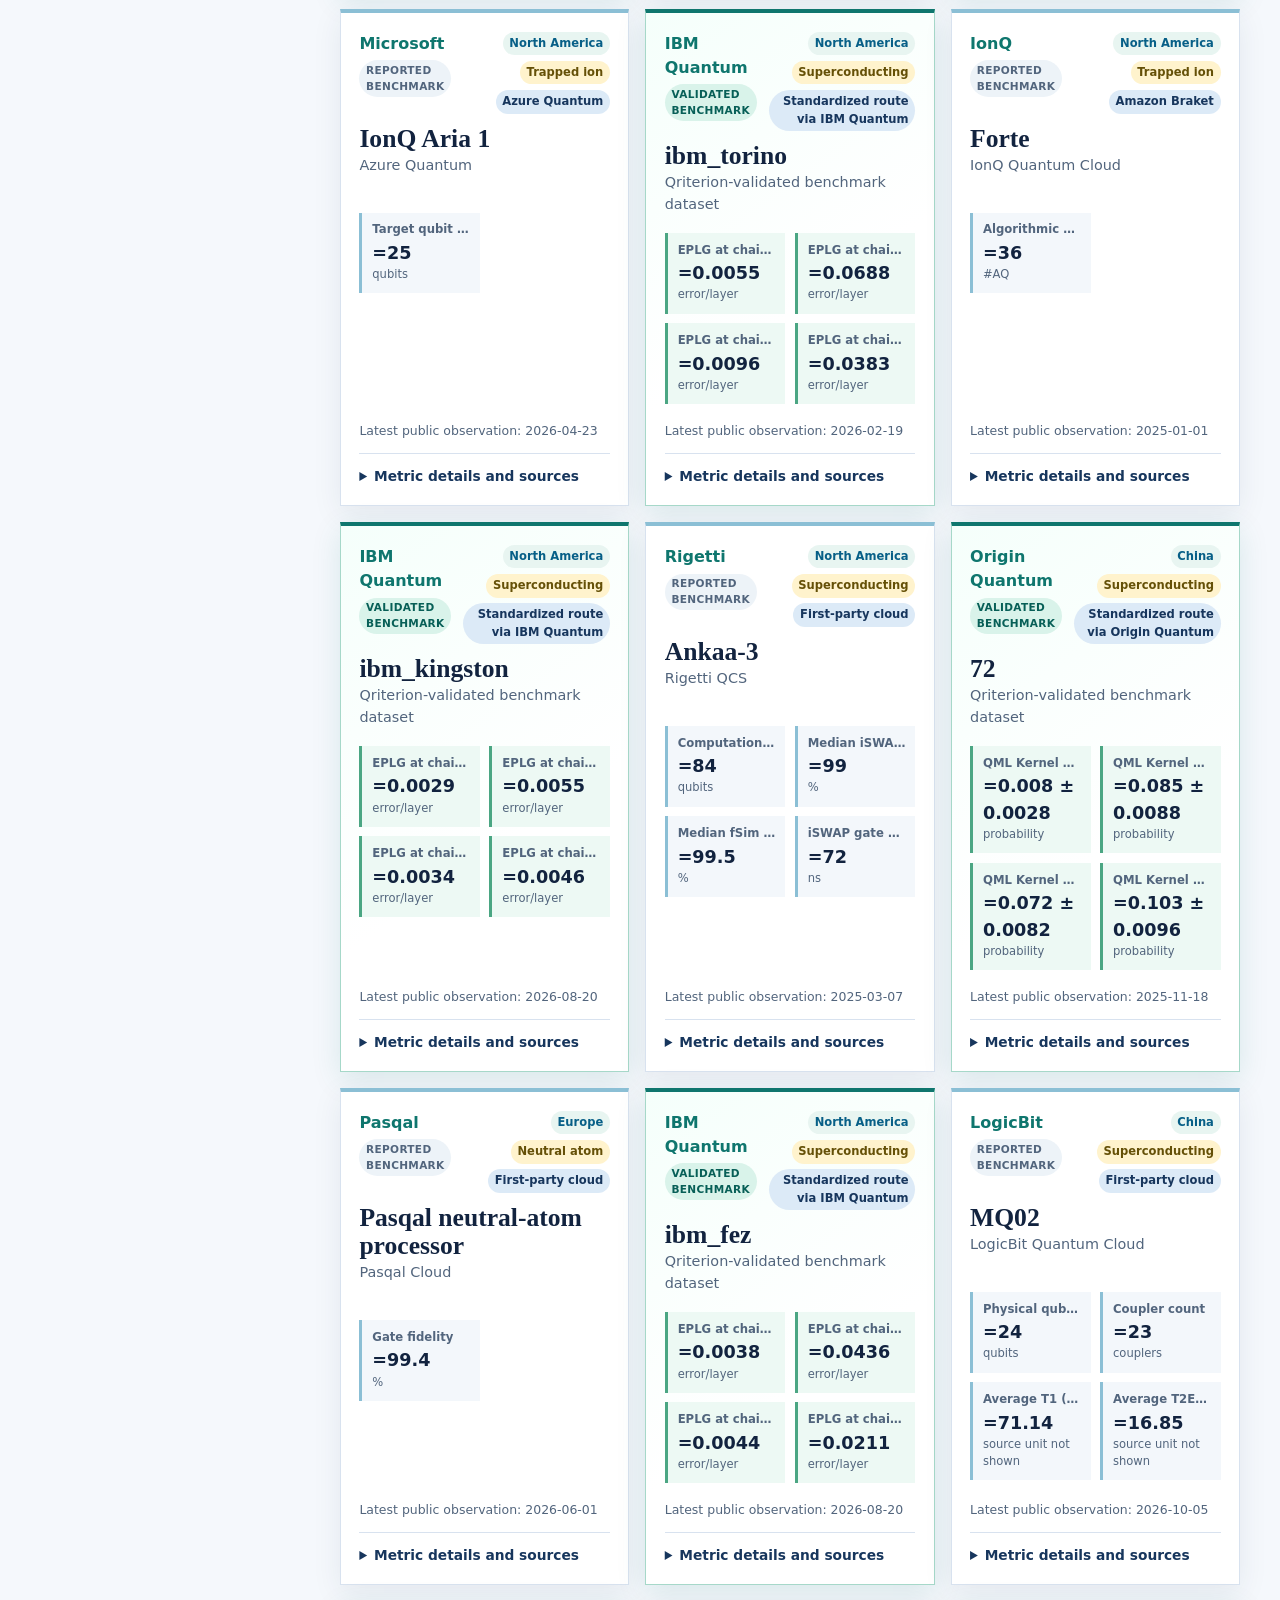
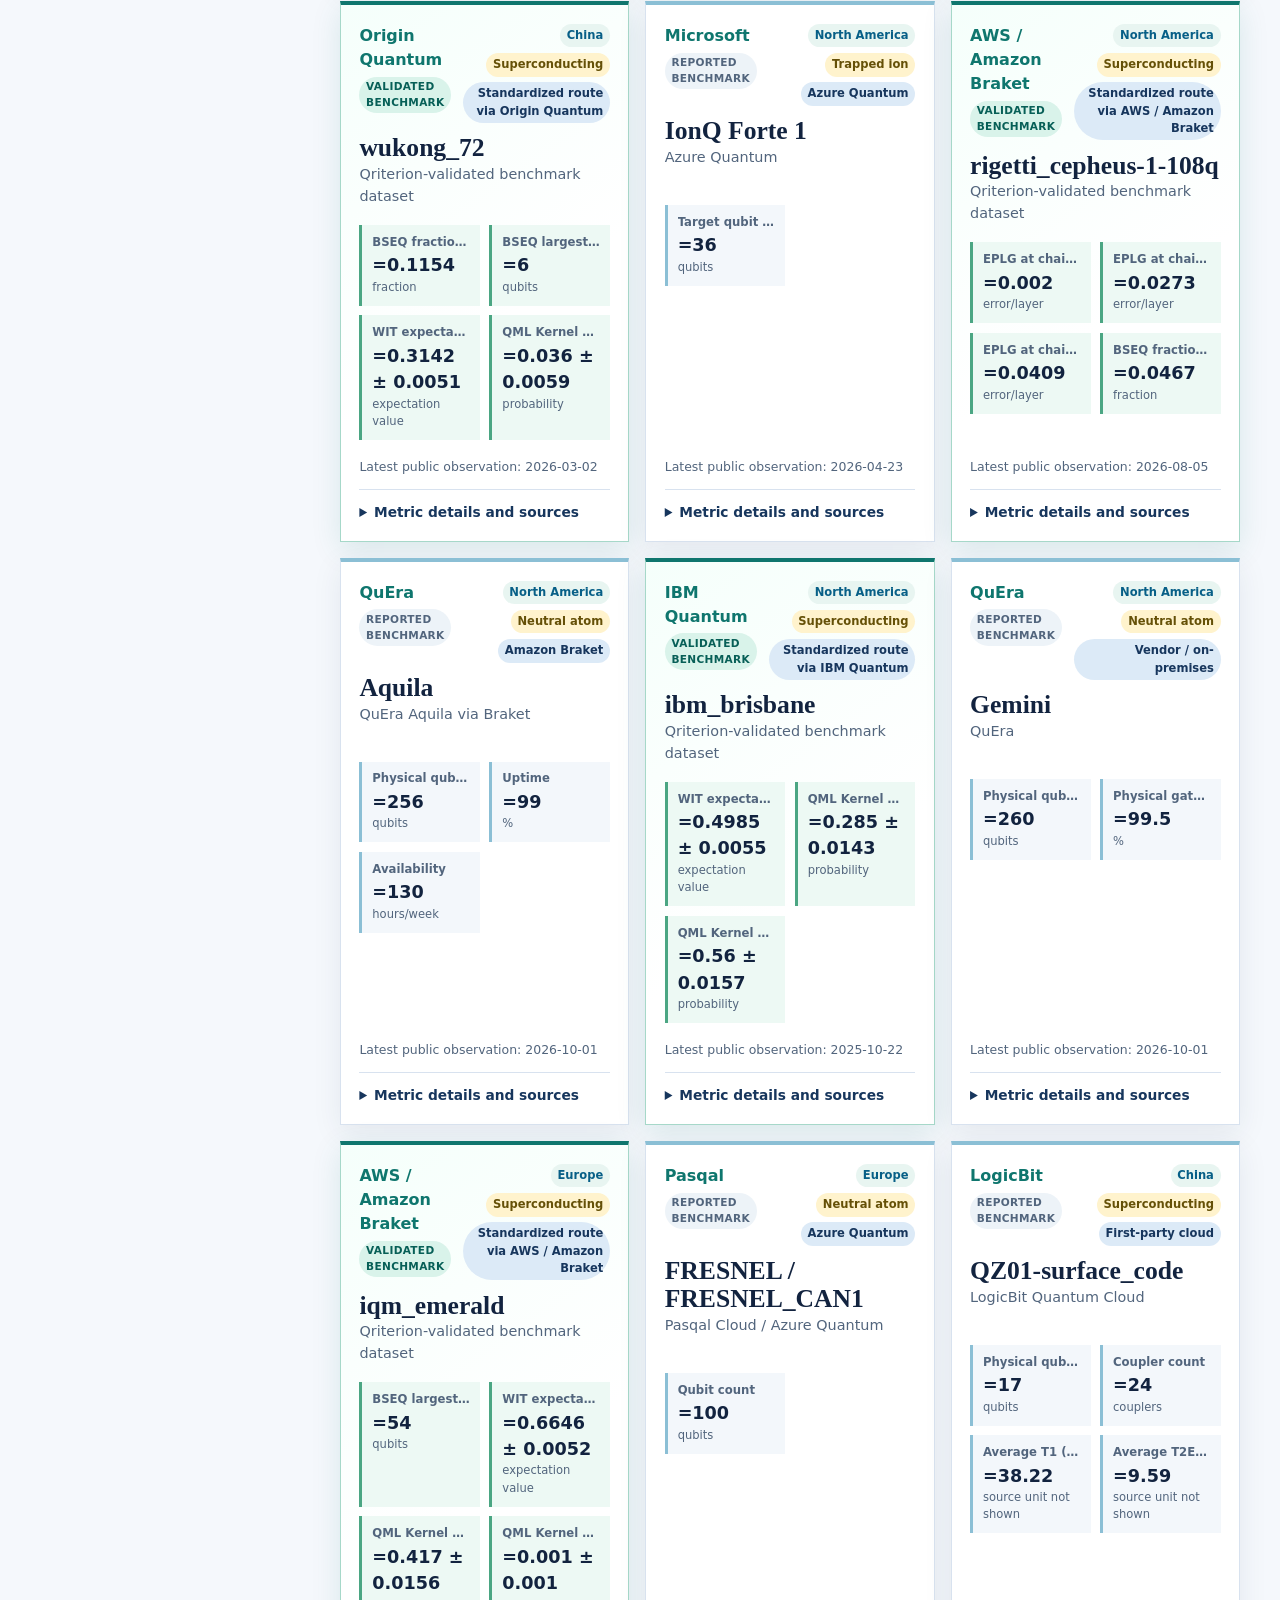
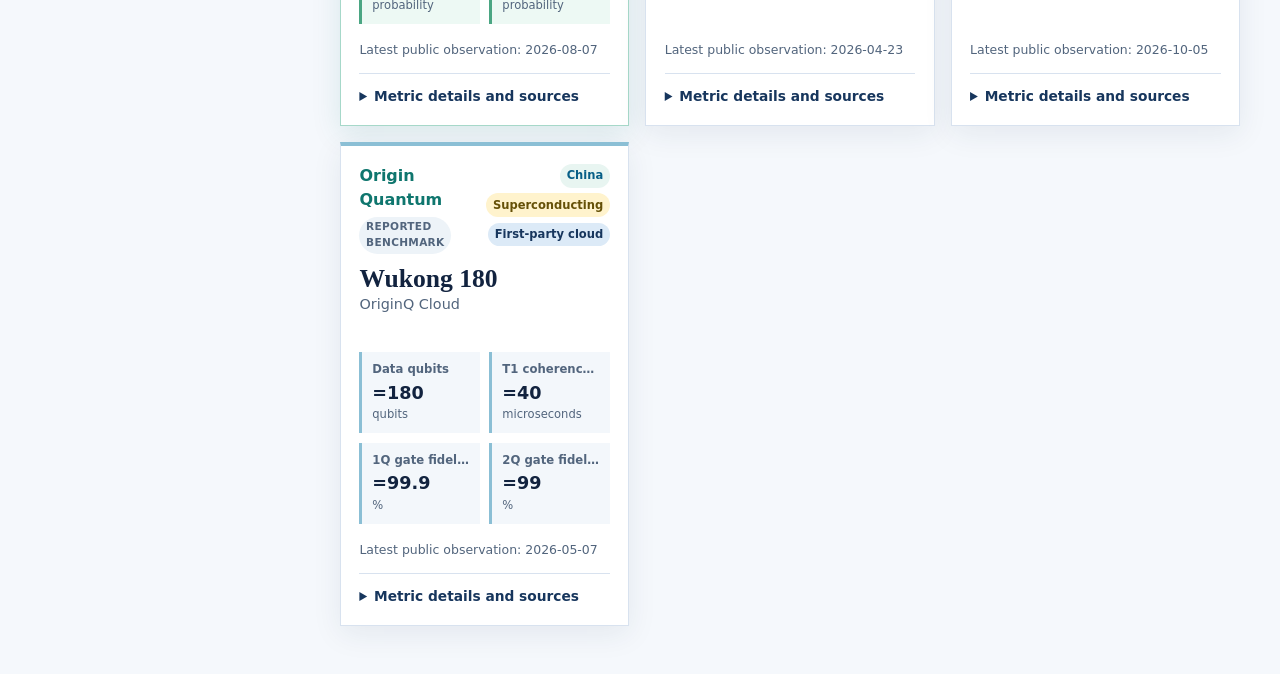
<file: qpu-cards.html>
<!doctype html>
<html lang="en">
  <head>
    <meta charset="utf-8" />
    <meta name="viewport" content="width=device-width, initial-scale=1" />
    <meta name="description" content="Source-backed QPU cards generated from the QCVV quantum cloud benchmarking dataset." />
    <title>QPU Cards · Qriterion</title>
    <link rel="stylesheet" href="assets/styles.css?v=20261005-8" />
  </head>
  <body>
    <header class="site-header">
      <div class="wrap hero">
        <a class="cards-brand" href="./" aria-label="Qriterion home"><img src="assets/icon.png" alt="" /><span>Qriterion</span></a>
        <p class="eyebrow">QCVV · public benchmark observations</p>
        <h1>QPU Cards</h1>
        <p class="lede">Source-backed snapshots of cloud-accessible quantum processors. Values retain the QPU, date, source and measurement context needed to interpret them.</p>
        <nav class="site-nav" aria-label="Site navigation"><a href="./">Qriterion home</a><a aria-current="page" href="qpu-cards.html">QPU Cards</a><a href="leaderboard.html">Leaderboard</a><a href="docs.html">Docs</a><a href="products.html">Products</a></nav>
        <div class="hero-meta" aria-label="Dataset metadata">
          <span id="card-count">Loading cards…</span>
          <span>Official and user-provided source records</span>
          <span>Updated 2026-10-05</span>
        </div>
      </div>
    </header>

    <main class="wrap">
      <section class="controls" aria-label="Filter QPU cards">
        <label>
          <span>Search</span>
          <input id="search" type="search" placeholder="QPU, provider or metric" autocomplete="off" />
        </label>
        <label>
          <span>Provider</span>
          <select id="provider-filter"><option value="">All providers</option></select>
        </label>
        <label>
          <span>Region</span>
          <select id="region-filter"><option value="">All regions</option></select>
        </label>
        <label>
          <span>Hardware type</span>
          <select id="hardware-filter"><option value="">All hardware types</option></select>
        </label>
        <label>
          <span>Access route</span>
          <select id="route-filter"><option value="">All routes</option></select>
        </label>
        <label>
          <span>Benchmark</span>
          <select id="benchmark-filter"><option value="">All benchmark evidence</option></select>
        </label>
        <button id="reset" type="button" class="secondary">Reset filters</button>
      </section>

      <section class="cards-content">
        <aside class="method" aria-labelledby="method-title">
          <p class="method-kicker">Guide</p>
          <h2 id="method-title">How to read these cards</h2>
          <ul>
            <li><strong>Benchmark</strong> means a stated workload and protocol produces a result. Compare only identical protocols.</li>
            <li><strong>Vendor metric</strong> and <strong>capability descriptor</strong> are retained, but are not universal ranking scores.</li>
            <li><strong>Reported Benchmark</strong> values are provided by the vendor. <strong>Validated Benchmark</strong> results have been verified by Qriterion.</li>
            <li><strong>Comparator</strong> keeps source language such as <code>&gt;</code>; it is not silently changed into an exact value.</li>
          </ul>
        </aside>
        <div class="cards-area">
          <p id="results" class="results" aria-live="polite"></p>
          <section id="cards" class="cards" aria-label="QPU cards"></section>
        </div>
      </section>
    </main>

    <template id="card-template">
      <article class="qpu-card">
        <div class="card-topline">
          <div><p class="provider"></p><span class="benchmark-status"></span></div>
          <div class="card-badges"><span class="region"></span><span class="hardware-type"></span><span class="route"></span></div>
        </div>
        <h2></h2>
        <p class="platform"></p>
        <dl class="metric-grid"></dl>
        <p class="asof"></p>
        <details>
          <summary>Metric details and sources</summary>
          <div class="detail-list"></div>
        </details>
      </article>
    </template>
    <script src="assets/app.js?v=20261005-8" defer></script>
  </body>
</html>
</file>
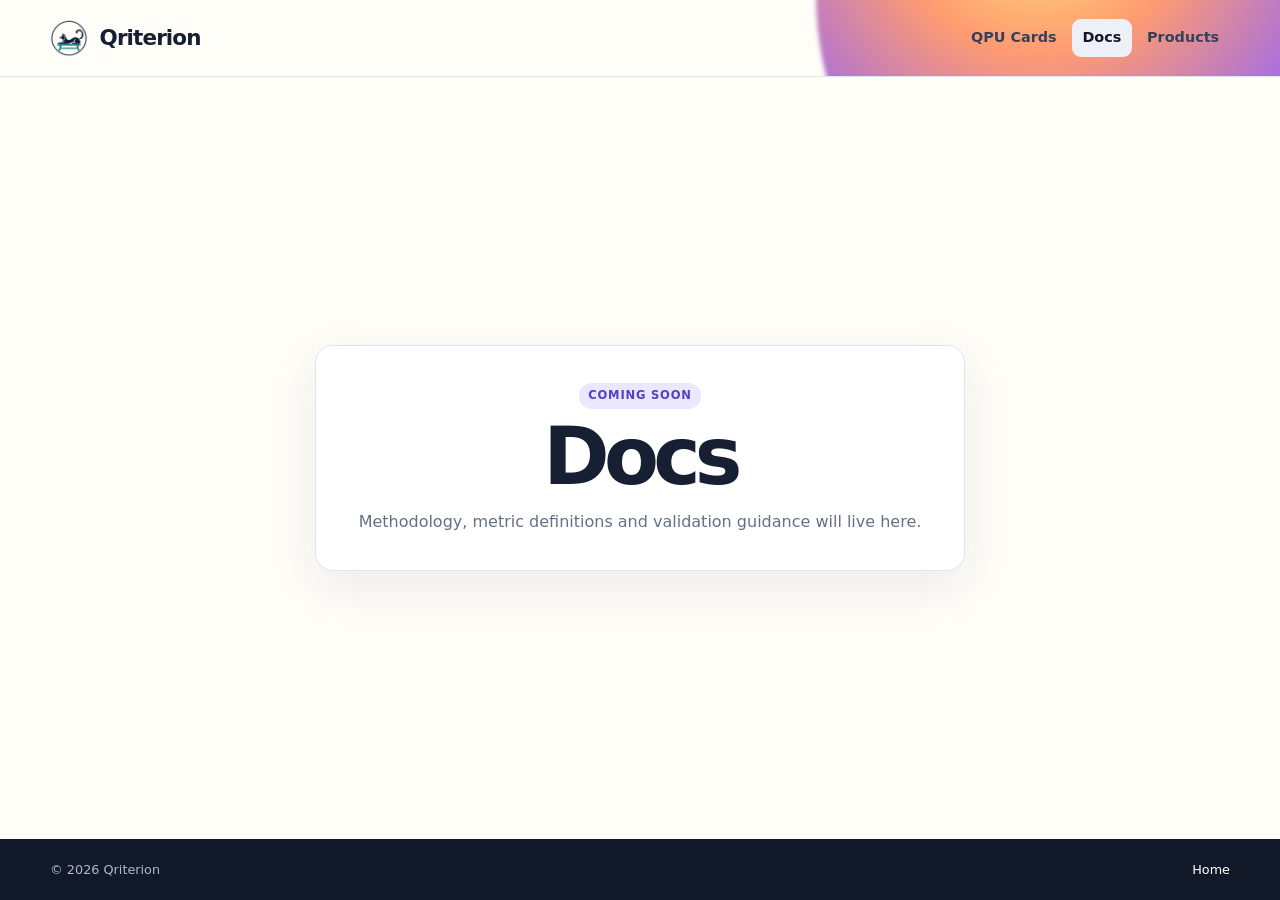
<file: qpu-cards/docs.html>
<!doctype html>
<html lang="en"><head><meta charset="utf-8" /><meta name="viewport" content="width=device-width, initial-scale=1" /><title>Docs · Qriterion</title><link rel="stylesheet" href="assets/landing.css?v=20261005-2" /></head>
<body class="simple-page"><header class="masthead"><nav class="nav shell" aria-label="Primary navigation"><a class="brand" href="./"><span class="brand-mark"><img src="assets/icon.png" alt="" /></span><span>Qriterion</span></a><div class="nav-links"><a href="qpu-cards/">QPU Cards</a><a aria-current="page" href="docs.html">Docs</a><a href="products.html">Products</a></div></nav></header><main class="placeholder shell"><section class="placeholder-card"><span class="pill">Coming soon</span><h1>Docs</h1><p>Methodology, metric definitions and validation guidance will live here.</p></section></main><footer class="footer"><div class="shell"><span>© 2026 Qriterion</span><a href="./">Home</a></div></footer></body></html>
</file>
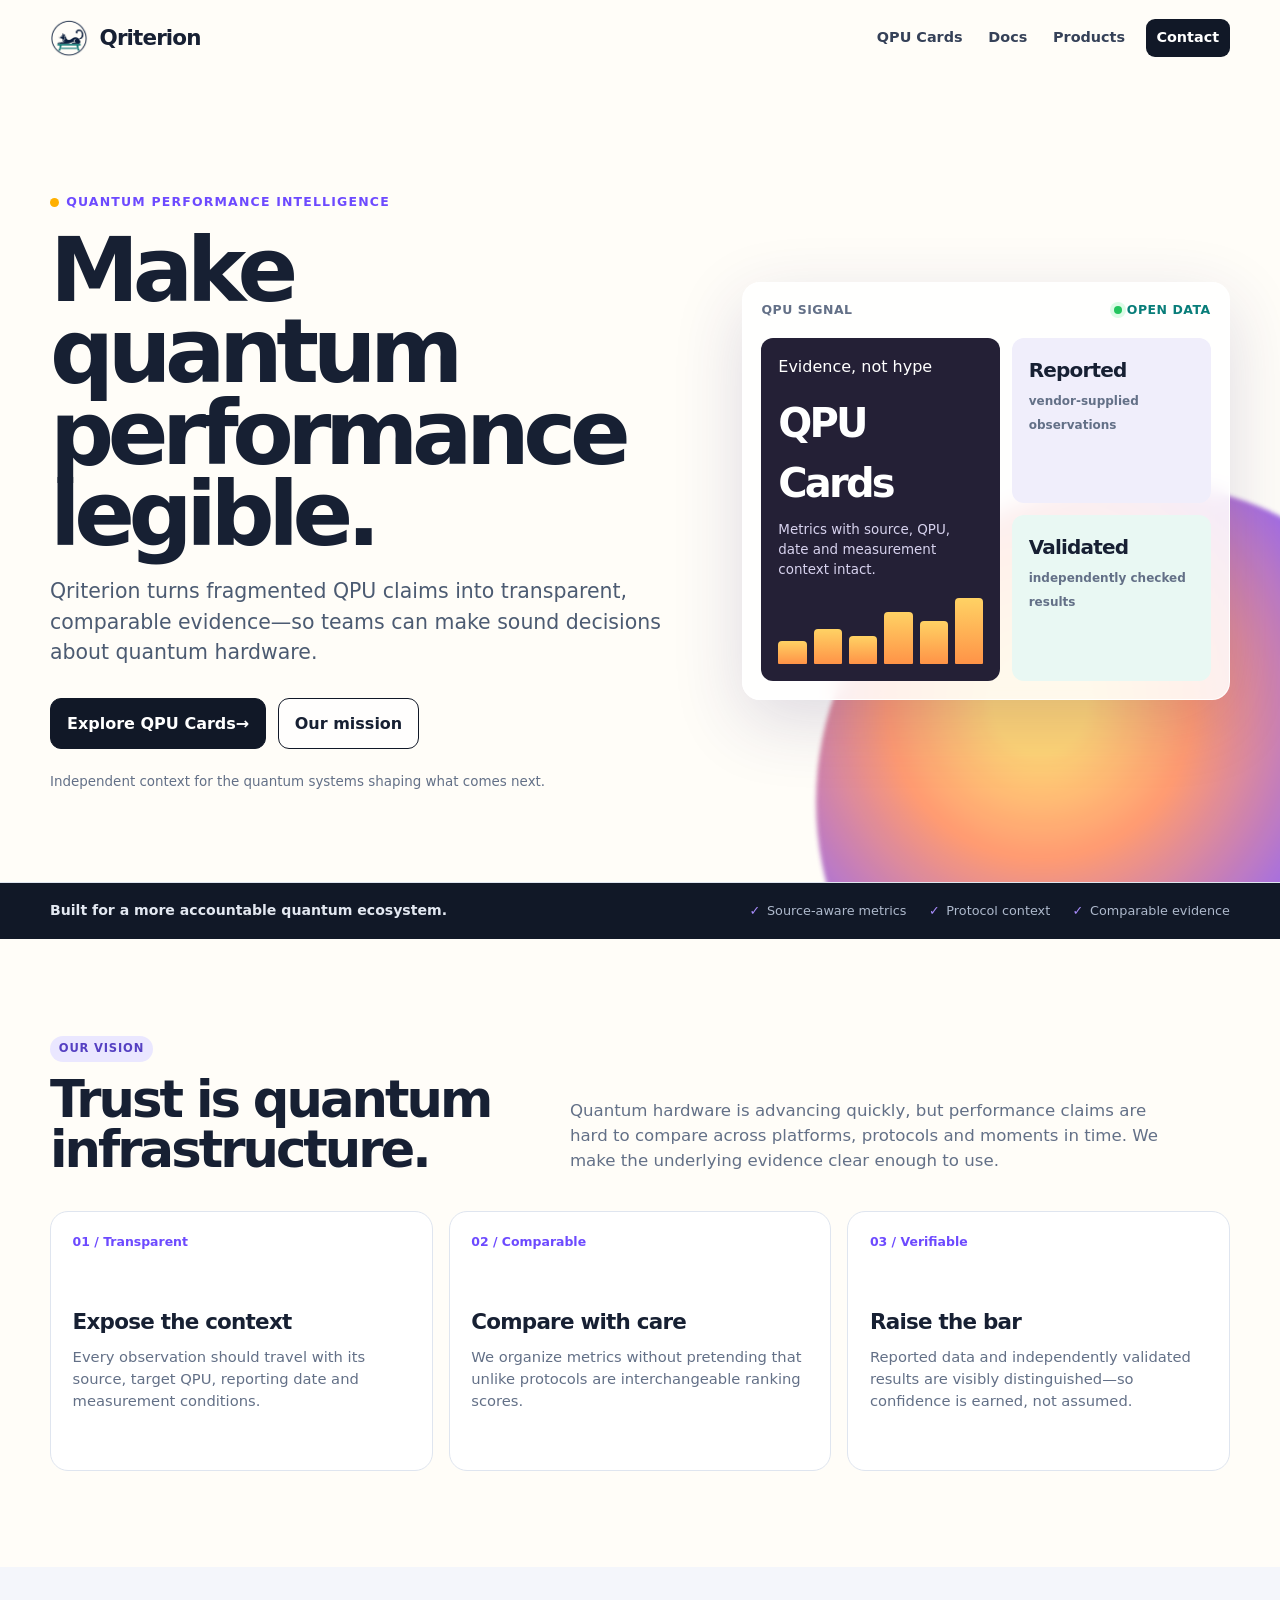
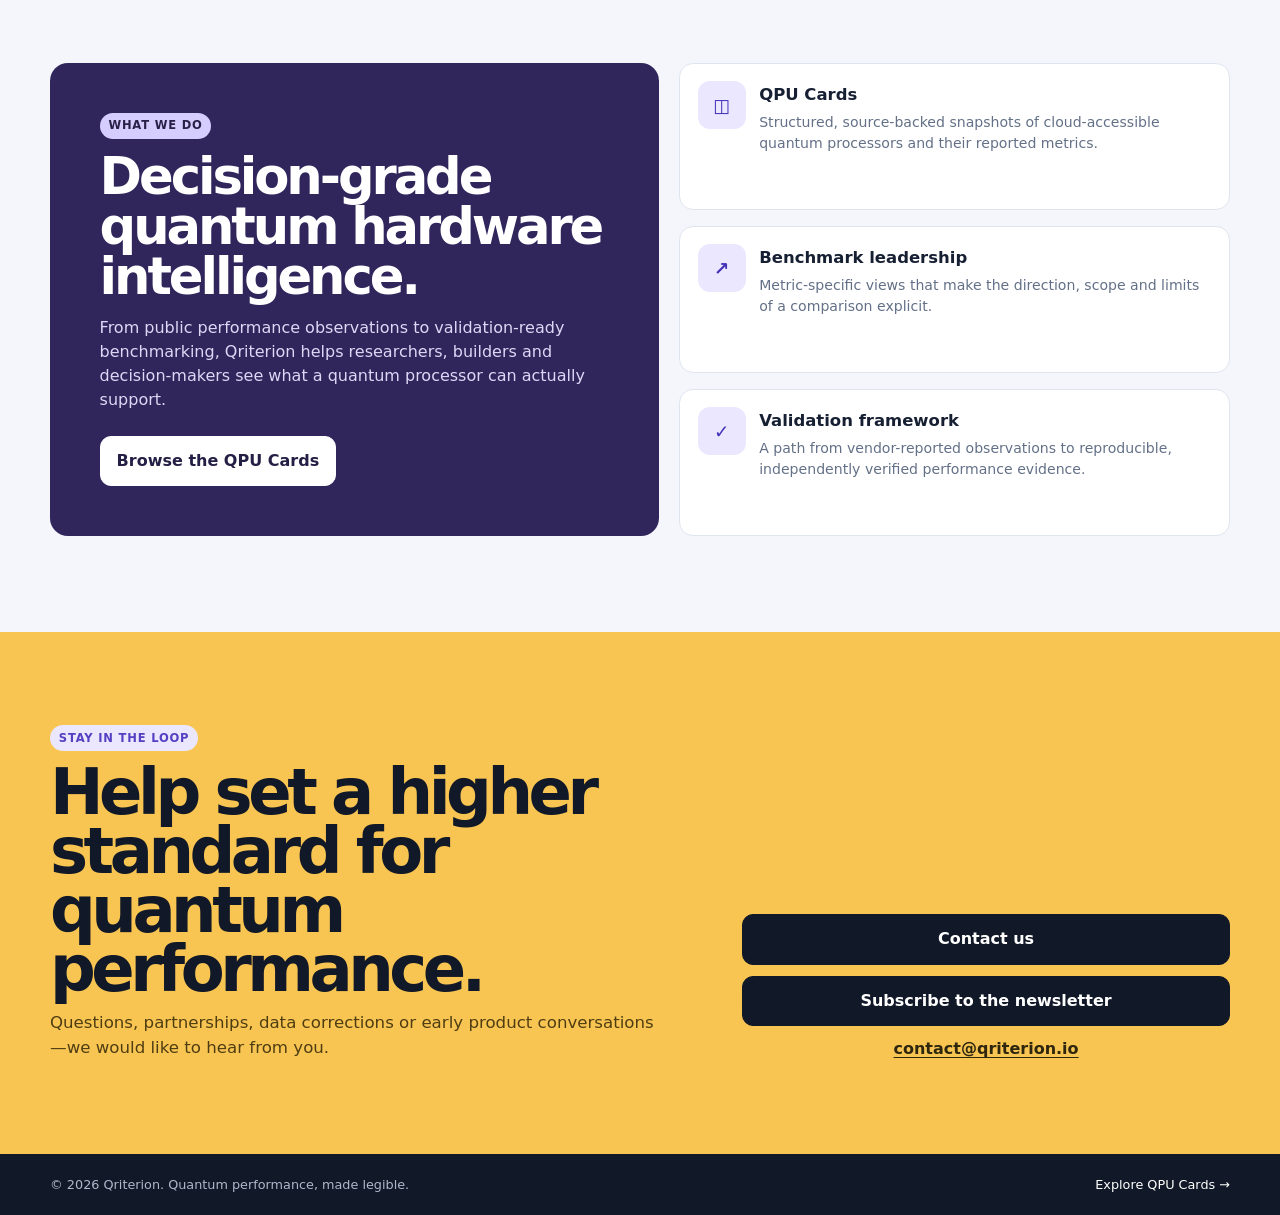
<file: qpu-cards/landing.html>
<!doctype html>
<html lang="en">
  <head>
    <meta charset="utf-8" />
    <meta name="viewport" content="width=device-width, initial-scale=1" />
    <meta name="description" content="Qriterion makes quantum performance transparent, comparable and trustworthy." />
    <title>Qriterion · Quantum performance, made legible</title>
    <link rel="stylesheet" href="assets/landing.css?v=20261005-2" />
  </head>
  <body>
    <header class="masthead">
      <nav class="nav shell" aria-label="Primary navigation">
        <a class="brand" href="./" aria-label="Qriterion home"><span class="brand-mark"><img src="assets/icon.png" alt="" /></span><span>Qriterion</span></a>
        <div class="nav-links">
          <a href="qpu-cards/">QPU Cards</a>
          <a href="docs.html">Docs</a>
          <a href="products.html">Products</a>
          <a class="nav-cta" href="#contact">Contact</a>
        </div>
      </nav>
      <section class="hero shell">
        <div>
          <p class="eyebrow">Quantum performance intelligence</p>
          <h1>Make quantum performance legible.</h1>
          <p class="hero-copy">Qriterion turns fragmented QPU claims into transparent, comparable evidence—so teams can make sound decisions about quantum hardware.</p>
          <div class="cta-row">
            <a class="button button-dark" href="qpu-cards/">Explore QPU Cards <span aria-hidden="true">→</span></a>
            <a class="button button-light" href="#mission">Our mission</a>
          </div>
          <p class="hero-note">Independent context for the quantum systems shaping what comes next.</p>
        </div>
        <aside class="signal-card" aria-label="Qriterion benchmark signal preview">
          <div class="signal-card-top"><span>QPU signal</span><span class="live-dot">Open data</span></div>
          <div class="signal-grid">
            <div class="signal-main"><span>Evidence, not hype</span><h2>QPU Cards</h2><p>Metrics with source, QPU, date and measurement context intact.</p><div class="signal-bars" aria-hidden="true"><i></i><i></i><i></i><i></i><i></i><i></i></div></div>
            <div class="signal-stat"><strong>Reported</strong><span>vendor-supplied observations</span></div>
            <div class="signal-stat"><strong>Validated</strong><span>independently checked results</span></div>
          </div>
        </aside>
      </section>
    </header>

    <section class="proof">
      <div class="shell"><p>Built for a more accountable quantum ecosystem.</p><div class="proof-list"><span>Source-aware metrics</span><span>Protocol context</span><span>Comparable evidence</span></div></div>
    </section>

    <main>
      <section id="mission" class="section shell">
        <div class="section-heading"><div><span class="pill">Our vision</span><h2>Trust is quantum infrastructure.</h2></div><p>Quantum hardware is advancing quickly, but performance claims are hard to compare across platforms, protocols and moments in time. We make the underlying evidence clear enough to use.</p></div>
        <div class="mission-grid">
          <article class="mission-card"><span class="number">01 / Transparent</span><h3>Expose the context</h3><p>Every observation should travel with its source, target QPU, reporting date and measurement conditions.</p></article>
          <article class="mission-card"><span class="number">02 / Comparable</span><h3>Compare with care</h3><p>We organize metrics without pretending that unlike protocols are interchangeable ranking scores.</p></article>
          <article class="mission-card"><span class="number">03 / Verifiable</span><h3>Raise the bar</h3><p>Reported data and independently validated results are visibly distinguished—so confidence is earned, not assumed.</p></article>
        </div>
      </section>

      <section class="section section-tint">
        <div class="shell product-showcase">
          <div class="product-copy"><span class="pill">What we do</span><h2>Decision-grade quantum hardware intelligence.</h2><p>From public performance observations to validation-ready benchmarking, Qriterion helps researchers, builders and decision-makers see what a quantum processor can actually support.</p><a class="button" href="qpu-cards/">Browse the QPU Cards</a></div>
          <div class="product-list">
            <article class="product-item"><span class="product-icon">◫</span><div><h3>QPU Cards</h3><p>Structured, source-backed snapshots of cloud-accessible quantum processors and their reported metrics.</p></div></article>
            <article class="product-item"><span class="product-icon">↗</span><div><h3>Benchmark leadership</h3><p>Metric-specific views that make the direction, scope and limits of a comparison explicit.</p></div></article>
            <article class="product-item"><span class="product-icon">✓</span><div><h3>Validation framework</h3><p>A path from vendor-reported observations to reproducible, independently verified performance evidence.</p></div></article>
          </div>
        </div>
      </section>

      <section id="contact" class="contact">
        <div class="shell contact-inner"><div><span class="pill">Stay in the loop</span><h2>Help set a higher standard for quantum performance.</h2><p>Questions, partnerships, data corrections or early product conversations—we would like to hear from you.</p></div><div class="contact-actions"><a class="button" href="mailto:contact@qriterion.io?subject=Qriterion%20enquiry">Contact us</a><a class="button" href="mailto:contact@qriterion.io?subject=Newsletter%20subscription">Subscribe to the newsletter</a><a class="mail" href="mailto:contact@qriterion.io">contact@qriterion.io</a></div></div>
      </section>
    </main>

    <footer class="footer"><div class="shell"><span>© 2026 Qriterion. Quantum performance, made legible.</span><a href="qpu-cards/">Explore QPU Cards →</a></div></footer>
  </body>
</html>
</file>
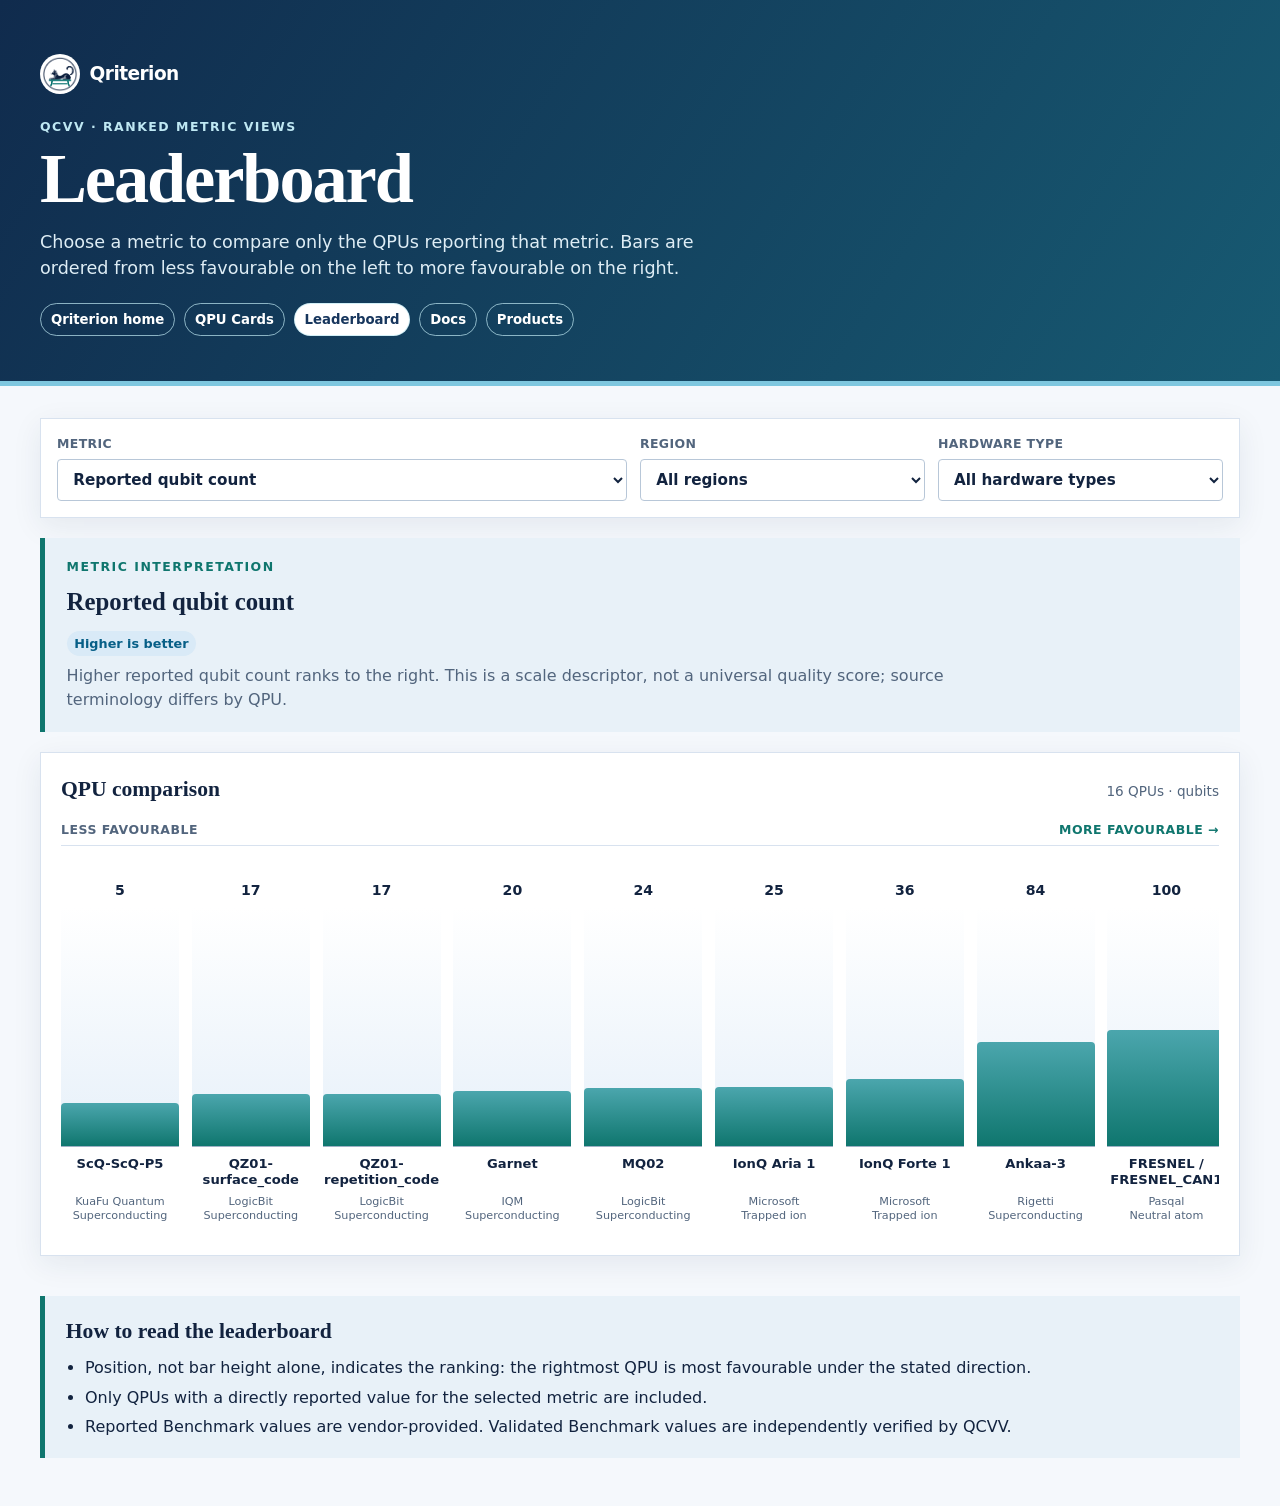
<file: qpu-cards/leaderboard.html>
<!doctype html>
<html lang="en">
  <head>
    <meta charset="utf-8" />
    <meta name="viewport" content="width=device-width, initial-scale=1" />
    <meta name="description" content="QPU leaderboard views generated from the QCVV source-backed benchmarking dataset." />
    <title>Leaderboard · Qriterion</title>
    <link rel="stylesheet" href="assets/styles.css?v=20261005-5" />
  </head>
  <body>
    <header class="site-header">
      <div class="wrap hero">
        <a class="cards-brand" href="../" aria-label="Qriterion home"><img src="assets/icon.png" alt="" /><span>Qriterion</span></a>
        <p class="eyebrow">QCVV · ranked metric views</p>
        <h1>Leaderboard</h1>
        <p class="lede">Choose a metric to compare only the QPUs reporting that metric. Bars are ordered from less favourable on the left to more favourable on the right.</p>
        <nav class="site-nav" aria-label="Site navigation"><a href="../">Qriterion home</a><a href="index.html">QPU Cards</a><a aria-current="page" href="leaderboard.html">Leaderboard</a><a href="../docs.html">Docs</a><a href="../products.html">Products</a></nav>
      </div>
    </header>

    <main class="wrap leaderboard-main">
      <section class="leaderboard-controls" aria-label="Leaderboard filters">
        <label><span>Metric</span><select id="leaderboard-metric"></select></label>
        <label><span>Region</span><select id="leaderboard-region"><option value="">All regions</option></select></label>
        <label><span>Hardware type</span><select id="leaderboard-hardware"><option value="">All hardware types</option></select></label>
      </section>

      <section class="metric-explainer" aria-live="polite">
        <p class="eyebrow">Metric interpretation</p>
        <h2 id="metric-title">Loading metric…</h2>
        <p id="metric-direction" class="direction"></p>
        <p id="metric-explanation"></p>
      </section>

      <section class="chart-panel" aria-labelledby="chart-title">
        <div class="chart-topline"><h2 id="chart-title">QPU comparison</h2><p id="chart-summary"></p></div>
        <div class="ranking-direction"><span>Less favourable</span><span>More favourable →</span></div>
        <div id="leaderboard-chart" class="leaderboard-chart" aria-live="polite"></div>
      </section>

      <section class="method" aria-labelledby="leaderboard-method-title">
        <h2 id="leaderboard-method-title">How to read the leaderboard</h2>
        <ul>
          <li>Position, not bar height alone, indicates the ranking: the rightmost QPU is most favourable under the stated direction.</li>
          <li>Only QPUs with a directly reported value for the selected metric are included.</li>
          <li>Reported Benchmark values are vendor-provided. Validated Benchmark values are independently verified by QCVV.</li>
        </ul>
      </section>
    </main>
    <script src="assets/leaderboard.js?v=20261005-4" defer></script>
  </body>
</html>
</file>
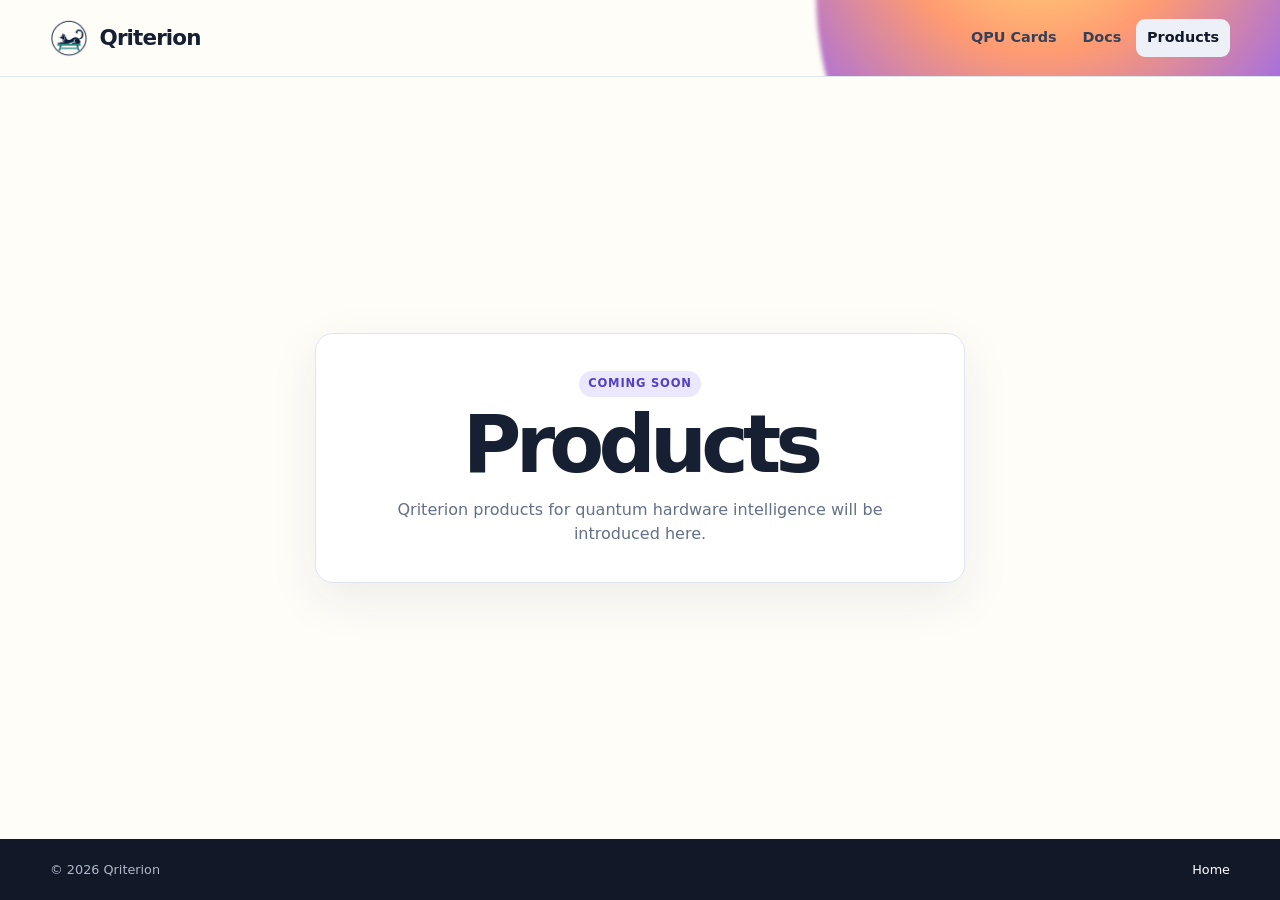
<file: qpu-cards/products.html>
<!doctype html>
<html lang="en"><head><meta charset="utf-8" /><meta name="viewport" content="width=device-width, initial-scale=1" /><title>Products · Qriterion</title><link rel="stylesheet" href="assets/landing.css?v=20261005-2" /></head>
<body class="simple-page"><header class="masthead"><nav class="nav shell" aria-label="Primary navigation"><a class="brand" href="./"><span class="brand-mark"><img src="assets/icon.png" alt="" /></span><span>Qriterion</span></a><div class="nav-links"><a href="qpu-cards/">QPU Cards</a><a href="docs.html">Docs</a><a aria-current="page" href="products.html">Products</a></div></nav></header><main class="placeholder shell"><section class="placeholder-card"><span class="pill">Coming soon</span><h1>Products</h1><p>Qriterion products for quantum hardware intelligence will be introduced here.</p></section></main><footer class="footer"><div class="shell"><span>© 2026 Qriterion</span><a href="./">Home</a></div></footer></body></html>
</file>
<file: assets/landing.css>
:root { --night: #10182c; --ink: #172033; --muted: #637087; --paper: #fffdf8; --soft: #f4f6fb; --line: #dfe5ef; --violet: #6d4aff; --teal: #087d79; --orange: #ffb000; --radius: 18px; }
* { box-sizing: border-box; } html { scroll-behavior: smooth; } body { margin: 0; color: var(--ink); background: var(--paper); font-family: Inter, ui-sans-serif, system-ui, -apple-system, BlinkMacSystemFont, "Segoe UI", sans-serif; line-height: 1.5; } a { color: inherit; }.shell { width: min(1180px, calc(100% - 2rem)); margin: 0 auto; }
.masthead { position: relative; overflow: hidden; background: var(--paper); border-bottom: 1px solid var(--line); }.masthead::after { position: absolute; z-index: 0; right: -11rem; bottom: -16rem; width: 42rem; height: 42rem; border-radius: 50%; background: radial-gradient(circle at 35% 35%, #ffd36e 0 8%, #ff956a 28%, #875aff 57%, transparent 70%); content: ""; filter: blur(2px); opacity: .94; }
.nav { position: relative; z-index: 2; display: flex; align-items: center; justify-content: space-between; gap: 1rem; min-height: 76px; }.brand { display: inline-flex; align-items: center; gap: .72rem; font-size: 1.34rem; font-weight: 850; letter-spacing: -.04em; text-decoration: none; }.brand-mark { display: block; width: 38px; height: 38px; }.brand-mark img { display: block; width: 100%; height: 100%; object-fit: contain; }.nav-links { display: flex; align-items: center; gap: .2rem; }.nav-links a { padding: .5rem .62rem; border-radius: 9px; color: #354158; font-size: .86rem; font-weight: 720; text-decoration: none; }.nav-links a:hover { color: var(--night); background: #edf0f6; }.nav-links .nav-cta { margin-left: .25rem; color: #fff; background: var(--night); }.nav-links .nav-cta:hover { color: #fff; background: #313b50; }
.language-switch { display: flex; align-items: center; gap: .14rem; margin-left: .42rem; padding: .18rem .32rem; border: 1px solid var(--line); border-radius: 999px; color: #a0a9b9; font-size: .73rem; }.language-button { padding: .23rem .28rem; border: 0; border-radius: 6px; color: #778196; background: transparent; font: inherit; font-weight: 800; cursor: pointer; }.language-button.is-active { color: var(--night); background: #e9e6ff; }
.hero { position: relative; z-index: 1; display: grid; grid-template-columns: minmax(0, 1.18fr) minmax(320px, .82fr); gap: 2rem; min-height: 650px; padding: 6.65rem 0 5.6rem; }.hero-copy-wrap { align-self: center; }.eyebrow { display: inline-flex; align-items: center; gap: .45rem; margin: 0 0 1.15rem; color: var(--violet); font-size: .78rem; font-weight: 850; letter-spacing: .095em; text-transform: uppercase; }.eyebrow::before { width: .56rem; height: .56rem; border-radius: 50%; background: var(--orange); content: ""; }h1,h2,h3,p { margin-top: 0; }h1 { max-width: 780px; margin-bottom: 1.3rem; font-size: clamp(3.25rem, 6.2vw, 6.35rem); line-height: .9; letter-spacing: -.078em; }.hero-promise { max-width: 710px; margin-bottom: 1rem; color: #252f43; font-size: clamp(1.1rem, 1.65vw, 1.3rem); font-weight: 740; letter-spacing: -.022em; }.hero-copy { max-width: 625px; margin-bottom: 1.85rem; color: #59677b; font-size: 1rem; }.cta-row { display: flex; flex-wrap: wrap; gap: .72rem; }.button { display: inline-flex; align-items: center; justify-content: center; gap: .42rem; min-height: 48px; padding: .76rem 1rem; border: 1px solid var(--night); border-radius: 11px; font-weight: 790; text-decoration: none; transition: transform .16s ease, background .16s ease; }.button:hover { transform: translateY(-2px); }.button-dark { color: #fff; background: var(--night); }.button-light { background: rgba(255,255,255,.76); }
.signal-card { align-self: center; padding: 1.15rem; overflow: hidden; background: rgba(255,255,255,.86); border: 1px solid rgba(255,255,255,.9); border-radius: var(--radius); box-shadow: 0 22px 70px rgba(47,37,109,.16); backdrop-filter: blur(10px); }.signal-card-top { display: flex; align-items: center; justify-content: space-between; gap: .5rem; margin-bottom: 1.15rem; color: var(--muted); font-size: .73rem; font-weight: 760; letter-spacing: .04em; text-transform: uppercase; }.live-dot { display: inline-flex; align-items: center; gap: .32rem; color: var(--teal); }.live-dot::before { width: .5rem; height: .5rem; border-radius: 50%; background: #22c55e; content: ""; box-shadow: 0 0 0 4px #dcfce7; }.signal-grid { display: grid; grid-template-columns: 1.2fr 1fr; gap: .75rem; }.signal-main,.signal-stat { padding: 1.05rem; border-radius: 12px; }.signal-main { grid-row: span 2; color: #fff; background: #242036; }.signal-main h2 { margin: .9rem 0 .52rem; font-size: 2.13rem; line-height: .95; letter-spacing: -.07em; }.signal-main p { margin: 0; color: #d7d2ee; font-size: .82rem; }.signal-stat { display: grid; align-content: center; background: #f0eefb; }.signal-stat:nth-child(3) { background: #e9f8f3; }.signal-stat strong { display: block; margin-bottom: .18rem; font-size: 1.18rem; letter-spacing: -.04em; }.signal-stat span { color: var(--muted); font-size: .75rem; font-weight: 700; }.signal-bars { display: flex; align-items: end; height: 58px; gap: 7px; margin-top: 1.05rem; }.signal-bars i { display: block; flex: 1; border-radius: 4px 4px 1px 1px; background: linear-gradient(#ffd264,#ff9347); }.signal-bars i:nth-child(1){height:34%}.signal-bars i:nth-child(2){height:53%}.signal-bars i:nth-child(3){height:42%}.signal-bars i:nth-child(4){height:78%}.signal-bars i:nth-child(5){height:65%}.signal-bars i:nth-child(6){height:100%}
.proof { padding: 1.1rem 0; color: #e3e8f1; background: var(--night); }.proof .shell { display: flex; flex-wrap: wrap; align-items: center; justify-content: space-between; gap: .8rem 2rem; }.proof p { margin: 0; font-size: .88rem; font-weight: 720; }.proof-list { display: flex; flex-wrap: wrap; gap: .55rem 1.4rem; color: #aeb9cc; font-size: .8rem; }.proof-list span::before { margin-right: .42rem; color: #a78bfa; content: "✓"; }
.section { padding: 6.3rem 0; }.section-heading,.future-heading { display: grid; grid-template-columns: .92fr 1.08fr; gap: 2rem; align-items: end; margin-bottom: 2.4rem; }.section-heading h2,.future-heading h2 { max-width: 640px; margin: 0; font-size: clamp(2.3rem,4.25vw,3.85rem); line-height: .96; letter-spacing: -.065em; }.section-heading p,.future-heading p { max-width: 600px; margin: 0; color: var(--muted); font-size: 1.04rem; }.pill { display: inline-block; margin-bottom: .75rem; padding: .27rem .55rem; border-radius: 999px; color: #5540c2; background: #eae7ff; font-size: .72rem; font-weight: 850; letter-spacing: .07em; text-transform: uppercase; }
.value-grid { display: grid; grid-template-columns: repeat(3,1fr); gap: 1rem; }.value-card { position: relative; display: flex; flex-direction: column; min-height: 390px; padding: 1.45rem; overflow: hidden; border: 1px solid var(--line); border-radius: var(--radius); background: #fff; }.value-card::after { position: absolute; right: -3rem; bottom: -4rem; width: 11rem; height: 11rem; border-radius: 50%; content: ""; opacity: .72; }.value-card--evidence::after { background: #dcd5ff; }.value-card--decision::after { background: #c8f2e6; }.value-card--action::after { background: #ffe1a1; }.value-topline { display: flex; justify-content: space-between; align-items: center; margin-bottom: 3.6rem; }.number { color: var(--violet); font-size: 1.38rem; font-weight: 880; letter-spacing: -.07em; }.value-kind { color: var(--muted); font-size: .75rem; font-weight: 800; letter-spacing: .06em; text-transform: uppercase; }.value-card h3 { max-width: 290px; margin-bottom: .65rem; font-size: 1.55rem; line-height: 1; letter-spacing: -.045em; }.value-card p { margin-bottom: 1.1rem; color: var(--muted); font-size: .92rem; }.value-card ul { position: relative; z-index: 1; display: grid; gap: .45rem; margin: auto 0 0; padding: 0; list-style: none; font-size: .82rem; font-weight: 720; }.value-card li { display: flex; align-items: baseline; gap: .48rem; }.value-card li::before { color: var(--violet); content: "→"; }
.cards-section { background: var(--soft); }.cards-layout { display: grid; grid-template-columns: 1fr 1fr; gap: clamp(1.5rem,6vw,6rem); align-items: center; }.cards-copy h2 { max-width: 560px; margin-bottom: .9rem; font-size: clamp(2.2rem,4vw,3.6rem); line-height: .97; letter-spacing: -.065em; }.cards-copy p { max-width: 570px; margin-bottom: 1.6rem; color: var(--muted); }.card-anatomy { padding: 1.2rem; color: #f2f0ff; background: #292143; border-radius: var(--radius); box-shadow: 0 24px 65px rgba(42,33,67,.18); transform: rotate(1.6deg); }.anatomy-head { display: flex; justify-content: space-between; gap: .5rem; padding-bottom: .75rem; color: #beb7e1; border-bottom: 1px solid #51496f; font-size: .67rem; font-weight: 800; letter-spacing: .06em; }.anatomy-status { color: #90e1c8; }.card-anatomy > strong { display: block; max-width: 340px; margin: 2.3rem 0 1.7rem; font-size: clamp(1.55rem,3vw,2.35rem); line-height: .96; letter-spacing: -.06em; }.anatomy-metrics { display: grid; grid-template-columns: 1fr 1fr; gap: .65rem; }.anatomy-metrics div { min-height: 76px; padding: .72rem; border: 1px solid #51496f; border-radius: 9px; background: #332a54; }.anatomy-metrics div:last-child { grid-column: 1 / -1; }.anatomy-metrics span { display: block; margin-bottom: .32rem; color: #bab2d8; font-size: .66rem; font-weight: 760; letter-spacing: .04em; text-transform: uppercase; }.anatomy-metrics b { font-size: .8rem; }.anatomy-source { display: flex; gap: .45rem; margin-top: 1.35rem; color: #90e1c8; font-size: .78rem; font-weight: 700; }
.future-section { color: #fff; background: #352962; }.pill-dark { color: #342959; background: #d7ceff; }.future-heading h2 { color: #fff; }.future-heading p { color: #d1cae8; }.route-flow { display: grid; grid-template-columns: 1fr auto 1fr auto 1fr; align-items: center; gap: .9rem; }.route-flow article { min-height: 230px; padding: 1.25rem; border: 1px solid #62588e; border-radius: 14px; background: rgba(255,255,255,.06); }.route-flow .route-result { border-color: #9ce3ce; background: #e4fff7; color: #1d2940; }.route-step { color: #c7bcff; font-size: .74rem; font-weight: 850; letter-spacing: .08em; }.route-result .route-step { color: #087d79; }.route-flow h3 { margin: 2.55rem 0 .48rem; font-size: 1.27rem; line-height: 1; letter-spacing: -.035em; }.route-flow p { margin: 0; color: #d1cae8; font-size: .88rem; }.route-result p { color: #536174; }.route-arrow { color: #c7bcff; font-size: 1.4rem; }
.contact { padding: 5.8rem 0; background: #f8c553; }.contact-inner { display: grid; grid-template-columns: 1.15fr .85fr; gap: 2rem; align-items: end; }.contact h2 { max-width: 720px; margin-bottom: .8rem; color: var(--night); font-size: clamp(2.5rem,5vw,4.8rem); line-height: .92; letter-spacing: -.07em; }.contact p { max-width: 620px; margin: 0; color: #4f3d12; font-size: 1.04rem; }.contact-actions { display: grid; gap: .7rem; }.contact-actions .button { color: #fff; background: var(--night); }.contact-actions .mail { color: #2f260e; font-weight: 750; text-align: center; text-underline-offset: 3px; }.footer { padding: 1.3rem 0; color: #aeb9cc; background: var(--night); font-size: .8rem; }.footer .shell { display: flex; justify-content: space-between; gap: 1rem; }.footer a { color: #fff; text-decoration: none; }
@media (max-width: 900px) { .hero,.section-heading,.future-heading,.cards-layout,.contact-inner { grid-template-columns: 1fr; }.hero { min-height: auto; padding: 5.2rem 0; }.signal-card { max-width: 520px; }.route-flow { grid-template-columns: 1fr; }.route-arrow { justify-self: center; transform: rotate(90deg); }.route-flow article { min-height: 170px; }.route-flow h3 { margin-top: 1.5rem; }.future-heading { align-items: start; }.value-grid { grid-template-columns: 1fr; }.value-card { min-height: 290px; }.value-topline { margin-bottom: 1.7rem; } }
@media (max-width: 680px) { .shell { width: min(100% - 1.25rem,1180px); }.nav { min-height: 68px; }.brand { gap: .48rem; font-size: 1.12rem; }.brand-mark { width: 33px; height: 33px; }.nav-links { gap: 0; }.nav-links a:not(.nav-cta) { display: none; }.nav-links a { padding: .43rem; font-size: .78rem; }.nav-links .nav-cta { display: none; }.language-switch { margin-left: 0; }.hero { padding: 3.8rem 0 4.3rem; }.hero h1 { font-size: clamp(3.05rem,16.5vw,4.8rem); }.signal-grid { grid-template-columns: 1fr 1fr; }.signal-main { grid-row: auto; grid-column: 1 / -1; }.section,.contact { padding: 4.3rem 0; }.section-heading,.future-heading { gap: 1rem; margin-bottom: 1.8rem; }.anatomy-metrics { grid-template-columns: 1fr; }.anatomy-metrics div:last-child { grid-column: auto; }.card-anatomy { transform: none; }.footer .shell { display: block; }.footer a { display: inline-block; margin-top: .4rem; } }

/* Display type: keep the distinctive weight, without crowding the letterforms. */
h1 { line-height: .94; letter-spacing: -.03em; }
.signal-main h2, .section-heading h2, .future-heading h2, .cards-copy h2, .card-anatomy > strong, .contact h2 { letter-spacing: -.035em; }
.value-card h3 { letter-spacing: -.02em; }
.pill { padding: .34rem .68rem; font-size: .86rem; letter-spacing: .055em; }
html[lang="zh-CN"] h1, html[lang="zh-CN"] h2, html[lang="zh-CN"] h3, html[lang="zh-CN"] .card-anatomy > strong { letter-spacing: 0; }
</file>
<file: qpu-cards/assets/styles.css>
:root {
  --ink: #12233f;
  --muted: #52657d;
  --paper: #f5f8fc;
  --panel: #ffffff;
  --line: #d8e2ef;
  --navy: #17365d;
  --blue: #dceaf7;
  --teal: #0f766e;
  --amber: #9a6700;
  --amber-bg: #fff3cd;
  --red: #a92828;
  --red-bg: #fce7e7;
  --shadow: 0 8px 28px rgba(21, 48, 82, .08);
}

* { box-sizing: border-box; }
body { margin: 0; color: var(--ink); background: var(--paper); font-family: Inter, ui-sans-serif, system-ui, -apple-system, BlinkMacSystemFont, "Segoe UI", sans-serif; line-height: 1.5; }
.wrap { width: min(1200px, calc(100% - 2rem)); margin: 0 auto; }
.site-header { color: #fff; background: linear-gradient(122deg, #102b4d, #175a72); border-bottom: 5px solid #7ec7df; }
.hero { padding: 3.4rem 0 2.8rem; }
.cards-brand { display: inline-flex; align-items: center; gap: .6rem; margin-bottom: 1.45rem; color: #fff; font-size: 1.16rem; font-weight: 800; letter-spacing: -.03em; text-decoration: none; }
.cards-brand img { display: block; width: 40px; height: 40px; padding: 2px; object-fit: contain; background: #fff; border-radius: 50%; }
.eyebrow { margin: 0 0 .4rem; font-size: .78rem; letter-spacing: .12em; font-weight: 750; text-transform: uppercase; color: #bfe8f3; }
h1 { margin: 0; font-family: Georgia, "Times New Roman", serif; font-size: clamp(2.3rem, 6vw, 4.4rem); line-height: 1; letter-spacing: -.03em; }
.lede { max-width: 720px; margin: 1rem 0 0; font-size: 1.1rem; color: #deedf5; }
.hero-meta { display: flex; flex-wrap: wrap; gap: .7rem 1.2rem; margin-top: 1.5rem; font-size: .9rem; color: #cae2ec; }
.hero-meta span + span::before { content: "•"; margin-right: 1.2rem; color: #82bfd0; }

main { padding: 2rem 0 3rem; }
.site-nav { display: flex; flex-wrap: wrap; gap: .55rem; margin-top: 1.35rem; }
.site-nav a { padding: .34rem .62rem; border: 1px solid rgba(191, 232, 243, .7); border-radius: 999px; color: #fff; font-size: .83rem; font-weight: 750; text-decoration: none; }
.site-nav a[aria-current="page"], .site-nav a:hover { color: var(--navy); background: #fff; }
.controls { display: grid; grid-template-columns: minmax(220px, 1.8fr) repeat(5, minmax(120px, 1fr)) auto; gap: .8rem; align-items: end; padding: 1rem; background: var(--panel); border: 1px solid var(--line); box-shadow: var(--shadow); }
label { display: grid; gap: .35rem; color: var(--muted); font-size: .78rem; font-weight: 750; letter-spacing: .03em; text-transform: uppercase; }
input, select, button { font: inherit; }
input, select { width: 100%; border: 1px solid #b8c7d8; border-radius: 4px; color: var(--ink); background: #fff; padding: .62rem .7rem; font-size: .95rem; }
button { cursor: pointer; border-radius: 4px; padding: .67rem .9rem; font-weight: 700; }
button.secondary { border: 1px solid var(--navy); color: var(--navy); background: #fff; white-space: nowrap; }
button.secondary:hover { color: #fff; background: var(--navy); }
.results { min-height: 1.5rem; margin: 1.25rem 0 .75rem; color: var(--muted); font-size: .92rem; }

.cards { display: grid; grid-template-columns: repeat(auto-fill, minmax(min(100%, 285px), 1fr)); gap: 1rem; }
.qpu-card { display: flex; min-width: 0; flex-direction: column; min-height: 290px; padding: 1.15rem; overflow: hidden; background: var(--panel); border: 1px solid var(--line); box-shadow: var(--shadow); }
.card-topline { display: flex; justify-content: space-between; align-items: flex-start; gap: .75rem; }
.provider { margin: 0; font-weight: 800; color: var(--teal); }
.card-badges { display: flex; min-width: 0; max-width: 62%; flex-wrap: wrap; justify-content: flex-end; gap: .35rem; }
.route, .region, .hardware-type { min-width: 0; max-width: 100%; padding: .2rem .42rem; color: var(--navy); background: var(--blue); border-radius: 999px; font-size: .72rem; font-weight: 750; overflow-wrap: anywhere; text-align: right; }
.region { color: #075f87; background: #e8f5f1; }
.hardware-type { color: #655007; background: #fff3cd; }
.qpu-card h2 { margin: .7rem 0 .1rem; font-family: Georgia, "Times New Roman", serif; font-size: 1.6rem; line-height: 1.1; }
.platform { min-height: 2.8em; margin: 0; color: var(--muted); font-size: .9rem; }
.metric-grid { display: grid; grid-template-columns: repeat(2, minmax(0, 1fr)); gap: .6rem; margin: 1.1rem 0; }
.metric-grid div { min-width: 0; padding: .62rem; overflow: hidden; background: #f3f7fb; border-left: 3px solid #8bbfd5; }
.metric-grid dt { overflow: hidden; color: var(--muted); font-size: .73rem; font-weight: 700; line-height: 1.25; text-overflow: ellipsis; white-space: nowrap; }
.metric-grid dd { min-width: 0; margin: .18rem 0 0; overflow-wrap: anywhere; font-size: 1.1rem; font-weight: 800; font-variant-numeric: tabular-nums; }
.metric-grid small { display: block; overflow-wrap: anywhere; color: var(--muted); font-size: .72rem; font-weight: 500; }
.asof { margin: auto 0 .8rem; color: var(--muted); font-size: .78rem; }
details { border-top: 1px solid var(--line); padding-top: .75rem; }
summary { cursor: pointer; color: var(--navy); font-size: .86rem; font-weight: 750; }
.detail-list { display: grid; gap: .65rem; margin-top: .85rem; }
.detail-item { padding: .7rem; border-left: 3px solid var(--line); background: #fbfcfe; }
.detail-title { display: flex; justify-content: space-between; gap: .6rem; font-weight: 800; }
.detail-title > span { min-width: 0; overflow-wrap: anywhere; }
.type { color: var(--muted); font-size: .76rem; font-weight: 650; overflow-wrap: anywhere; text-align: right; }
.detail-meta, .detail-note { margin: .28rem 0 0; overflow-wrap: anywhere; color: var(--muted); font-size: .78rem; }
.detail-item a { color: #075f87; text-underline-offset: 2px; }
.method { margin-top: 2.5rem; padding: 1.2rem 1.3rem; background: #e8f1f8; border-left: 5px solid var(--teal); }
.method h2 { margin: 0; font-family: Georgia, "Times New Roman", serif; font-size: 1.35rem; }
.method ul { margin: .55rem 0 0; padding-left: 1.2rem; }
.method li + li { margin-top: .35rem; }
.empty { grid-column: 1 / -1; padding: 2rem; color: var(--muted); text-align: center; background: var(--panel); border: 1px dashed #a9bacb; }
.leaderboard-main { padding-top: 2rem; }
.leaderboard-controls { display: grid; grid-template-columns: minmax(240px, 2fr) repeat(2, minmax(180px, 1fr)); gap: .8rem; align-items: end; padding: 1rem; background: var(--panel); border: 1px solid var(--line); box-shadow: var(--shadow); }
.metric-explainer { margin-top: 1.25rem; padding: 1.25rem 1.35rem; background: #e8f1f8; border-left: 5px solid var(--teal); }
.metric-explainer .eyebrow { color: var(--teal); }
.metric-explainer h2 { margin: 0; font-family: Georgia, "Times New Roman", serif; font-size: 1.55rem; }
.metric-explainer p:last-child { max-width: 900px; margin: .45rem 0 0; color: var(--muted); }
.direction { display: inline-block; margin: .65rem 0 0; padding: .2rem .48rem; border-radius: 999px; color: #075f87; background: #d9eaf7; font-size: .8rem; font-weight: 800; }
.chart-panel { margin-top: 1.25rem; padding: 1.25rem; overflow: hidden; background: var(--panel); border: 1px solid var(--line); box-shadow: var(--shadow); }
.chart-topline { display: flex; justify-content: space-between; gap: 1rem; align-items: baseline; }
.chart-topline h2 { margin: 0; font-family: Georgia, "Times New Roman", serif; font-size: 1.35rem; }
.chart-topline p { margin: 0; color: var(--muted); font-size: .85rem; }
.ranking-direction { display: flex; justify-content: space-between; margin: 1rem 0 .3rem; color: var(--muted); font-size: .78rem; font-weight: 750; text-transform: uppercase; letter-spacing: .04em; }
.ranking-direction span:last-child { color: var(--teal); }
.leaderboard-chart { display: flex; align-items: end; min-height: 390px; gap: .8rem; overflow-x: auto; padding: 1rem 0 .35rem; border-top: 1px solid var(--line); }
.rank-bar { display: grid; grid-template-rows: auto 240px auto auto; flex: 0 0 118px; gap: .35rem; text-align: center; }
.rank-value { margin: 0; font-size: .88rem; font-weight: 800; font-variant-numeric: tabular-nums; }
.rank-bar-track { display: flex; align-items: end; min-width: 0; border-bottom: 1px solid #9eb1c5; background: linear-gradient(to top, rgba(220, 234, 247, .7), rgba(255, 255, 255, 0)); }
.rank-bar-fill { width: 100%; min-height: 8px; background: linear-gradient(to top, #0f766e, #4ba6ad); border-radius: 4px 4px 0 0; }
.rank-bar h3 { min-height: 2.6em; margin: .2rem 0 0; overflow-wrap: anywhere; font-size: .82rem; line-height: 1.25; }
.rank-meta { min-height: 3em; margin: 0; color: var(--muted); font-size: .7rem; line-height: 1.25; overflow-wrap: anywhere; }

@media (max-width: 1120px) { .controls { grid-template-columns: repeat(2, minmax(0, 1fr)); } .controls label:first-child { grid-column: 1 / -1; } }
@media (max-width: 720px) { .leaderboard-controls { grid-template-columns: 1fr; } .leaderboard-chart { min-height: 360px; } .rank-bar { flex-basis: 104px; } }
@media (max-width: 560px) { .wrap { width: min(100% - 1rem, 1200px); } .hero { padding: 2.3rem 0 2rem; } .controls { grid-template-columns: 1fr; } .controls label:first-child { grid-column: auto; } .hero-meta { display: grid; gap: .25rem; } .hero-meta span + span::before { content: ""; margin: 0; } .cards { grid-template-columns: 1fr; } }
</file>
<file: assets/styles.css>
:root {
  --ink: #12233f;
  --muted: #52657d;
  --paper: #f5f8fc;
  --panel: #ffffff;
  --line: #d8e2ef;
  --navy: #17365d;
  --blue: #dceaf7;
  --teal: #0f766e;
  --amber: #9a6700;
  --amber-bg: #fff3cd;
  --red: #a92828;
  --red-bg: #fce7e7;
  --shadow: 0 8px 28px rgba(21, 48, 82, .08);
}

* { box-sizing: border-box; }
body { margin: 0; color: var(--ink); background: var(--paper); font-family: Inter, ui-sans-serif, system-ui, -apple-system, BlinkMacSystemFont, "Segoe UI", sans-serif; line-height: 1.5; }
.wrap { width: min(1200px, calc(100% - 2rem)); margin: 0 auto; }
.site-header { color: #fff; background: linear-gradient(122deg, #102b4d, #175a72); border-bottom: 5px solid #7ec7df; }
.hero { padding: 3.4rem 0 2.8rem; }
.cards-brand { display: inline-flex; align-items: center; gap: .6rem; margin-bottom: 1.45rem; color: #fff; font-size: 1.16rem; font-weight: 800; letter-spacing: -.03em; text-decoration: none; }
.cards-brand img { display: block; width: 40px; height: 40px; padding: 2px; object-fit: contain; background: #fff; border-radius: 50%; }
.eyebrow { margin: 0 0 .4rem; font-size: .78rem; letter-spacing: .12em; font-weight: 750; text-transform: uppercase; color: #bfe8f3; }
h1 { margin: 0; font-family: Georgia, "Times New Roman", serif; font-size: clamp(2.3rem, 6vw, 4.4rem); line-height: 1; letter-spacing: -.03em; }
.lede { max-width: 720px; margin: 1rem 0 0; font-size: 1.1rem; color: #deedf5; }
.hero-meta { display: flex; flex-wrap: wrap; gap: .7rem 1.2rem; margin-top: 1.5rem; font-size: .9rem; color: #cae2ec; }
.hero-meta span + span::before { content: "•"; margin-right: 1.2rem; color: #82bfd0; }

main { padding: 2rem 0 3rem; }
.site-nav { display: flex; flex-wrap: wrap; gap: .55rem; margin-top: 1.35rem; }
.site-nav a { padding: .34rem .62rem; border: 1px solid rgba(191, 232, 243, .7); border-radius: 999px; color: #fff; font-size: .83rem; font-weight: 750; text-decoration: none; }
.site-nav a[aria-current="page"], .site-nav a:hover { color: var(--navy); background: #fff; }
.controls { display: grid; grid-template-columns: minmax(220px, 1.8fr) repeat(5, minmax(120px, 1fr)) auto; gap: .8rem; align-items: end; padding: 1rem; background: var(--panel); border: 1px solid var(--line); box-shadow: var(--shadow); }
label { display: grid; gap: .35rem; color: var(--muted); font-size: .78rem; font-weight: 750; letter-spacing: .03em; text-transform: uppercase; }
input, select, button { font: inherit; }
input, select { width: 100%; border: 1px solid #b8c7d8; border-radius: 4px; color: var(--ink); background: #fff; padding: .62rem .7rem; font-size: .95rem; }
button { cursor: pointer; border-radius: 4px; padding: .67rem .9rem; font-weight: 700; }
button.secondary { border: 1px solid var(--navy); color: var(--navy); background: #fff; white-space: nowrap; }
button.secondary:hover { color: #fff; background: var(--navy); }
.cards-content { display: grid; grid-template-columns: minmax(235px, 280px) minmax(0, 1fr); gap: 1.25rem; align-items: start; margin-top: 1.25rem; }
.cards-area { min-width: 0; }
.results { min-height: 1.5rem; margin: 0 0 .75rem; color: var(--muted); font-size: .92rem; }

.cards { display: grid; grid-template-columns: repeat(auto-fill, minmax(min(100%, 285px), 1fr)); gap: 1rem; }
.qpu-card { display: flex; min-width: 0; flex-direction: column; min-height: 290px; padding: 1.15rem; overflow: hidden; background: var(--panel); border: 1px solid var(--line); box-shadow: var(--shadow); }
.qpu-card--reported { border-top: 4px solid #8bbfd5; }
.qpu-card--validated { border-color: #a6d8c9; border-top: 4px solid #0f766e; background: linear-gradient(145deg, #f5fffb 0%, #ffffff 58%); box-shadow: 0 8px 28px rgba(15, 118, 110, .12); }
.card-topline { display: flex; justify-content: space-between; align-items: flex-start; gap: .75rem; }
.provider { margin: 0; font-weight: 800; color: var(--teal); }
.benchmark-status { display: inline-block; margin-top: .3rem; padding: .15rem .42rem; border-radius: 999px; color: #52657d; background: #edf3f8; font-size: .66rem; font-weight: 800; letter-spacing: .03em; text-transform: uppercase; }
.qpu-card--validated .benchmark-status { color: #075f57; background: #d9f3ea; }
.qpu-card--validated .metric-grid div { background: #edf9f4; border-left-color: #4ba683; }
.card-badges { display: flex; min-width: 0; max-width: 62%; flex-wrap: wrap; justify-content: flex-end; gap: .35rem; }
.route, .region, .hardware-type { min-width: 0; max-width: 100%; padding: .2rem .42rem; color: var(--navy); background: var(--blue); border-radius: 999px; font-size: .72rem; font-weight: 750; overflow-wrap: anywhere; text-align: right; }
.region { color: #075f87; background: #e8f5f1; }
.hardware-type { color: #655007; background: #fff3cd; }
.qpu-card h2 { margin: .7rem 0 .1rem; font-family: Georgia, "Times New Roman", serif; font-size: 1.6rem; line-height: 1.1; }
.platform { min-height: 2.8em; margin: 0; color: var(--muted); font-size: .9rem; }
.metric-grid { display: grid; grid-template-columns: repeat(2, minmax(0, 1fr)); gap: .6rem; margin: 1.1rem 0; }
.metric-grid div { min-width: 0; padding: .62rem; overflow: hidden; background: #f3f7fb; border-left: 3px solid #8bbfd5; }
.metric-grid dt { overflow: hidden; color: var(--muted); font-size: .73rem; font-weight: 700; line-height: 1.25; text-overflow: ellipsis; white-space: nowrap; }
.metric-grid dd { min-width: 0; margin: .18rem 0 0; overflow-wrap: anywhere; font-size: 1.1rem; font-weight: 800; font-variant-numeric: tabular-nums; }
.metric-grid small { display: block; overflow-wrap: anywhere; color: var(--muted); font-size: .72rem; font-weight: 500; }
.asof { margin: auto 0 .8rem; color: var(--muted); font-size: .78rem; }
details { border-top: 1px solid var(--line); padding-top: .75rem; }
summary { cursor: pointer; color: var(--navy); font-size: .86rem; font-weight: 750; }
.detail-list { display: grid; gap: .65rem; margin-top: .85rem; }
.detail-item { padding: .7rem; border-left: 3px solid var(--line); background: #fbfcfe; }
.detail-title { display: flex; justify-content: space-between; gap: .6rem; font-weight: 800; }
.detail-title > span { min-width: 0; overflow-wrap: anywhere; }
.type { color: var(--muted); font-size: .76rem; font-weight: 650; overflow-wrap: anywhere; text-align: right; }
.detail-meta, .detail-note { margin: .28rem 0 0; overflow-wrap: anywhere; color: var(--muted); font-size: .78rem; }
.detail-item a { color: #075f87; text-underline-offset: 2px; }
.method { position: sticky; top: 1rem; padding: 1.2rem 1.3rem; background: #e8f1f8; border-left: 5px solid var(--teal); }
.method-kicker { margin: 0 0 .25rem; color: var(--teal); font-size: .7rem; font-weight: 800; letter-spacing: .11em; text-transform: uppercase; }
.method h2 { margin: 0; font-family: Georgia, "Times New Roman", serif; font-size: 1.35rem; }
.method ul { margin: .55rem 0 0; padding-left: 1.2rem; }
.method li + li { margin-top: .35rem; }
.empty { grid-column: 1 / -1; padding: 2rem; color: var(--muted); text-align: center; background: var(--panel); border: 1px dashed #a9bacb; }
.leaderboard-main { padding-top: 2rem; }
.leaderboard-controls { display: grid; grid-template-columns: minmax(180px, 1fr) minmax(240px, 2fr) repeat(2, minmax(180px, 1fr)); gap: .8rem; align-items: end; padding: 1rem; background: var(--panel); border: 1px solid var(--line); box-shadow: var(--shadow); }
.metric-explainer { margin-top: 1.25rem; padding: 1.25rem 1.35rem; background: #e8f1f8; border-left: 5px solid var(--teal); }
.metric-explainer .eyebrow { color: var(--teal); }
.metric-explainer h2 { margin: 0; font-family: Georgia, "Times New Roman", serif; font-size: 1.55rem; }
.metric-explainer p:last-child { max-width: 900px; margin: .45rem 0 0; color: var(--muted); }
.direction { display: inline-block; margin: .65rem 0 0; padding: .2rem .48rem; border-radius: 999px; color: #075f87; background: #d9eaf7; font-size: .8rem; font-weight: 800; }
.chart-panel { margin-top: 1.25rem; padding: 1.25rem; overflow: hidden; background: var(--panel); border: 1px solid var(--line); box-shadow: var(--shadow); }
.chart-topline { display: flex; justify-content: space-between; gap: 1rem; align-items: baseline; }
.chart-topline h2 { margin: 0; font-family: Georgia, "Times New Roman", serif; font-size: 1.35rem; }
.chart-topline p { margin: 0; color: var(--muted); font-size: .85rem; }
.ranking-direction { display: flex; justify-content: space-between; margin: 1rem 0 .3rem; color: var(--muted); font-size: .78rem; font-weight: 750; text-transform: uppercase; letter-spacing: .04em; }
.ranking-direction span:last-child { color: var(--teal); }
.leaderboard-chart { display: flex; align-items: end; min-height: 390px; gap: .8rem; overflow-x: auto; padding: 1rem 0 .35rem; border-top: 1px solid var(--line); }
.rank-bar { display: grid; grid-template-rows: auto 240px auto auto; flex: 0 0 118px; gap: .35rem; text-align: center; }
.rank-value { margin: 0; font-size: .88rem; font-weight: 800; font-variant-numeric: tabular-nums; }
.rank-bar-track { display: flex; align-items: end; min-width: 0; border-bottom: 1px solid #9eb1c5; background: linear-gradient(to top, rgba(220, 234, 247, .7), rgba(255, 255, 255, 0)); }
.rank-bar-fill { width: 100%; min-height: 8px; background: linear-gradient(to top, #0f766e, #4ba6ad); border-radius: 4px 4px 0 0; }
.rank-bar h3 { min-height: 2.6em; margin: .2rem 0 0; overflow-wrap: anywhere; font-size: .82rem; line-height: 1.25; }
.rank-meta { min-height: 3em; margin: 0; color: var(--muted); font-size: .7rem; line-height: 1.25; overflow-wrap: anywhere; }

@media (max-width: 1120px) { .controls { grid-template-columns: repeat(2, minmax(0, 1fr)); } .controls label:first-child { grid-column: 1 / -1; } }
@media (max-width: 900px) { .cards-content { grid-template-columns: 1fr; } .method { position: static; } .leaderboard-controls { grid-template-columns: repeat(2, minmax(0, 1fr)); } }
@media (max-width: 720px) { .leaderboard-controls { grid-template-columns: 1fr; } .leaderboard-chart { min-height: 360px; } .rank-bar { flex-basis: 104px; } }
@media (max-width: 560px) { .wrap { width: min(100% - 1rem, 1200px); } .hero { padding: 2.3rem 0 2rem; } .controls { grid-template-columns: 1fr; } .controls label:first-child { grid-column: auto; } .hero-meta { display: grid; gap: .25rem; } .hero-meta span + span::before { content: ""; margin: 0; } .cards { grid-template-columns: 1fr; } }
</file>
<file: assets/products.css>
.products-masthead::after { right:-8rem; bottom:-19rem; width:43rem; height:43rem; opacity:.7; }
.products-hero { position:relative; z-index:1; min-height:440px; padding:6.6rem 0 5.5rem; }
.products-hero h1 { max-width:850px; margin-bottom:1.25rem; }
.products-hero .hero-promise { max-width:690px; }
.product-map { background:#fff; }
.product-grid { display:grid; grid-template-columns:repeat(2,minmax(0,1fr)); gap:1rem; }
.product-card { display:flex; flex-direction:column; min-height:470px; padding:1.6rem; overflow:hidden; border:1px solid var(--line); border-radius:var(--radius); background:#fff; box-shadow:0 12px 30px rgba(30,42,68,.04); }
.product-card--gauge { border-top:5px solid var(--violet); }
.product-card--verification { border-top:5px solid var(--teal); }
.product-card--atlas { border-top:5px solid var(--orange); }
.product-card--router { color:#f5f3ff; border-color:#423765; border-top-color:#b6a8ff; background:#28213f; }
.product-topline { display:flex; align-items:center; justify-content:space-between; gap:.75rem; margin-bottom:3rem; color:#718096; font-size:.72rem; font-weight:850; letter-spacing:.08em; }
.product-card--router .product-topline { color:#d4cdf0; }
.status { display:inline-block; padding:.27rem .48rem; border-radius:999px; font-size:.65rem; letter-spacing:.06em; white-space:nowrap; }
.status-open { color:#4f34c8; background:#ebe8ff; }.status-service { color:#056963; background:#e4f8f4; }.status-data { color:#825000; background:#fff0ca; }.status-future { color:#40326f; background:#d8d0ff; }
.product-family { margin-bottom:.45rem; color:var(--muted); font-size:.76rem; font-weight:820; letter-spacing:.08em; text-transform:uppercase; }
.product-card h3 { max-width:480px; margin-bottom:.25rem; font-size:clamp(1.8rem,3.1vw,2.75rem); line-height:.98; letter-spacing:-.055em; }
.product-subtitle { margin-bottom:1rem; color:#43516a; font-size:.94rem; font-weight:760; }.product-card--router .product-subtitle { color:#d9d4e9; }
.product-copy { max-width:520px; margin-bottom:1.2rem; color:#5b687c; font-size:.94rem; }.product-card--router .product-copy { color:#d5d0e7; }
.product-card ul { display:grid; gap:.46rem; margin:0 0 1.5rem; padding:0; list-style:none; color:#425068; font-size:.84rem; }.product-card--router ul { color:#e1dded; }
.product-card li { display:flex; gap:.48rem; }.product-card li::before { color:var(--violet); content:"→"; font-weight:850; }.product-card--router li::before { color:#c9bdff; }
.product-for { display:grid; gap:.18rem; margin:auto 0 0; padding-top:1rem; border-top:1px solid #e3e7ef; color:#5b687c; font-size:.82rem; }.product-card--router .product-for { color:#d5d0e7; border-color:#4a406c; }.product-for b { color:#263550; font-size:.68rem; letter-spacing:.08em; text-transform:uppercase; }.product-card--router .product-for b { color:#fff; }
.evidence-chain { padding:1.4rem 0; color:#edf0fb; background:var(--night); }.evidence-chain .shell { display:flex; flex-wrap:wrap; align-items:center; justify-content:center; gap:.65rem 1.15rem; font-size:.88rem; font-weight:800; }.evidence-chain i { color:#a999ff; font-style:normal; }
@media (max-width:900px) { .products-hero { min-height:auto; padding:5rem 0 4.6rem; }.product-grid { grid-template-columns:1fr; }.product-card { min-height:390px; }.product-topline { margin-bottom:1.7rem; } }
@media (max-width:680px) { .products-hero { padding:3.9rem 0 4rem; }.products-hero h1 { font-size:clamp(3rem,15vw,4.7rem); }.product-card { min-height:0; padding:1.25rem; }.product-card h3 { font-size:2rem; }.evidence-chain .shell { justify-content:flex-start; } }
</file>
<file: qpu-cards/assets/landing.css>
:root {
  --night: #111827;
  --ink: #172033;
  --muted: #637087;
  --paper: #fffdf8;
  --soft: #f4f6fb;
  --line: #dfe5ef;
  --violet: #6d4aff;
  --teal: #087d79;
  --orange: #ffb000;
  --radius: 18px;
}

* { box-sizing: border-box; }
html { scroll-behavior: smooth; }
body { margin: 0; color: var(--ink); background: var(--paper); font-family: Inter, ui-sans-serif, system-ui, -apple-system, BlinkMacSystemFont, "Segoe UI", sans-serif; line-height: 1.5; }
a { color: inherit; }
.shell { width: min(1180px, calc(100% - 2rem)); margin: 0 auto; }
.masthead { position: relative; overflow: hidden; background: var(--paper); border-bottom: 1px solid var(--line); }
.masthead::after { position: absolute; z-index: 0; right: -11rem; bottom: -15rem; width: 40rem; height: 40rem; border-radius: 50%; background: radial-gradient(circle at 35% 35%, #ffd36e 0 8%, #ff956a 26%, #875aff 58%, transparent 70%); content: ""; filter: blur(2px); opacity: .94; }
.nav { position: relative; z-index: 2; display: flex; align-items: center; justify-content: space-between; gap: 1rem; min-height: 76px; }
.brand { display: inline-flex; align-items: center; gap: .72rem; font-weight: 850; letter-spacing: -.04em; text-decoration: none; font-size: 1.34rem; }
.brand-mark { display: block; width: 38px; height: 38px; }
.brand-mark img { display: block; width: 100%; height: 100%; object-fit: contain; }
.nav-links { display: flex; align-items: center; gap: .25rem; }
.nav-links a { padding: .5rem .68rem; border-radius: 9px; color: #354158; font-size: .9rem; font-weight: 720; text-decoration: none; }
.nav-links a:hover, .nav-links a[aria-current="page"] { color: var(--night); background: #edf0f6; }
.nav-links .nav-cta { margin-left: .35rem; color: #fff; background: var(--night); }
.nav-links .nav-cta:hover { color: #fff; background: #313b50; }
.hero { position: relative; z-index: 1; display: grid; grid-template-columns: minmax(0, 1.15fr) minmax(320px, .85fr); gap: 2rem; min-height: 610px; padding: 7.1rem 0 5.6rem; }
.eyebrow { display: inline-flex; align-items: center; gap: .45rem; margin: 0 0 1.15rem; color: var(--violet); font-size: .78rem; font-weight: 850; letter-spacing: .095em; text-transform: uppercase; }
.eyebrow::before { width: .56rem; height: .56rem; border-radius: 50%; background: var(--orange); content: ""; }
h1, h2, h3, p { margin-top: 0; }
h1 { max-width: 780px; margin-bottom: 1.25rem; font-size: clamp(3.3rem, 7vw, 6.6rem); line-height: .91; letter-spacing: -.072em; }
.hero-copy { max-width: 620px; margin-bottom: 1.9rem; color: #4c5b72; font-size: clamp(1.08rem, 1.7vw, 1.28rem); }
.cta-row { display: flex; flex-wrap: wrap; gap: .72rem; }
.button { display: inline-flex; align-items: center; justify-content: center; min-height: 48px; padding: .76rem 1rem; border: 1px solid var(--night); border-radius: 11px; font-weight: 790; text-decoration: none; transition: transform .16s ease, background .16s ease; }
.button:hover { transform: translateY(-2px); }
.button-dark { color: #fff; background: var(--night); }
.button-light { background: rgba(255,255,255,.75); }
.hero-note { margin: 1.45rem 0 0; color: var(--muted); font-size: .84rem; }
.signal-card { align-self: center; padding: 1.15rem; overflow: hidden; background: rgba(255,255,255,.86); border: 1px solid rgba(255,255,255,.9); border-radius: var(--radius); box-shadow: 0 22px 70px rgba(47, 37, 109, .16); backdrop-filter: blur(10px); }
.signal-card-top { display: flex; align-items: center; justify-content: space-between; margin-bottom: 1.15rem; color: var(--muted); font-size: .78rem; font-weight: 760; letter-spacing: .04em; text-transform: uppercase; }
.live-dot { display: inline-flex; align-items: center; gap: .32rem; color: var(--teal); }
.live-dot::before { width: .5rem; height: .5rem; border-radius: 50%; background: #22c55e; content: ""; box-shadow: 0 0 0 4px #dcfce7; }
.signal-grid { display: grid; grid-template-columns: 1.2fr 1fr; gap: .75rem; }
.signal-main, .signal-stat { padding: 1.05rem; border-radius: 12px; }
.signal-main { grid-row: span 2; color: #fff; background: #242036; }
.signal-main h2 { margin: .9rem 0 .4rem; font-size: 2.5rem; letter-spacing: -.07em; }
.signal-main p { margin: 0; color: #d7d2ee; font-size: .84rem; }
.signal-stat { background: #f0eefb; }
.signal-stat:nth-child(3) { background: #e9f8f3; }
.signal-stat strong { display: block; margin-bottom: .18rem; font-size: 1.25rem; letter-spacing: -.04em; }
.signal-stat span { color: var(--muted); font-size: .75rem; font-weight: 700; }
.signal-bars { display: flex; align-items: end; height: 66px; gap: 7px; margin-top: 1.1rem; }
.signal-bars i { display: block; flex: 1; border-radius: 4px 4px 1px 1px; background: linear-gradient(#ffd264, #ff9347); }
.signal-bars i:nth-child(1) { height: 34%; }.signal-bars i:nth-child(2) { height: 53%; }.signal-bars i:nth-child(3) { height: 42%; }.signal-bars i:nth-child(4) { height: 78%; }.signal-bars i:nth-child(5) { height: 65%; }.signal-bars i:nth-child(6) { height: 100%; }
.proof { padding: 1.1rem 0; background: var(--night); color: #e3e8f1; }
.proof .shell { display: flex; flex-wrap: wrap; align-items: center; justify-content: space-between; gap: .8rem 2rem; }
.proof p { margin: 0; font-size: .88rem; font-weight: 720; }
.proof-list { display: flex; flex-wrap: wrap; gap: .55rem 1.4rem; color: #aeb9cc; font-size: .8rem; }
.proof-list span::before { margin-right: .42rem; color: #a78bfa; content: "✓"; }
.section { padding: 6rem 0; }
.section-tint { background: var(--soft); }
.section-heading { display: grid; grid-template-columns: .85fr 1.15fr; gap: 2rem; align-items: end; margin-bottom: 2.3rem; }
.section-heading h2 { margin: 0; font-size: clamp(2rem, 4vw, 3.5rem); line-height: .98; letter-spacing: -.058em; }
.section-heading p { max-width: 610px; margin: 0; color: var(--muted); font-size: 1.04rem; }
.pill { display: inline-block; margin-bottom: .75rem; padding: .27rem .55rem; border-radius: 999px; color: #5540c2; background: #eae7ff; font-size: .72rem; font-weight: 850; letter-spacing: .07em; text-transform: uppercase; }
.mission-grid { display: grid; grid-template-columns: repeat(3, 1fr); gap: 1rem; }
.mission-card { min-height: 260px; padding: 1.35rem; background: #fff; border: 1px solid var(--line); border-radius: var(--radius); }
.mission-card .number { display: block; margin-bottom: 3.4rem; color: var(--violet); font-size: .78rem; font-weight: 850; }
.mission-card h3 { margin-bottom: .45rem; font-size: 1.34rem; letter-spacing: -.035em; }
.mission-card p { margin: 0; color: var(--muted); font-size: .92rem; }
.product-showcase { display: grid; grid-template-columns: 1.05fr .95fr; gap: 1.25rem; align-items: stretch; }
.product-copy { padding: clamp(1.4rem, 4vw, 3.1rem); color: #fff; background: #30265c; border-radius: var(--radius); }
.product-copy .pill { color: #282047; background: #d6cdff; }
.product-copy h2 { max-width: 540px; margin-bottom: .9rem; font-size: clamp(2rem, 4vw, 3.6rem); line-height: .98; letter-spacing: -.06em; }
.product-copy p { max-width: 540px; margin-bottom: 1.5rem; color: #ddd8f6; }
.product-copy .button { color: #241f44; border-color: #fff; background: #fff; }
.product-list { display: grid; gap: 1rem; }
.product-item { display: grid; grid-template-columns: 48px 1fr; gap: .85rem; padding: 1.1rem; border: 1px solid var(--line); border-radius: 14px; background: #fff; }
.product-icon { display: grid; width: 48px; height: 48px; place-items: center; border-radius: 12px; color: #4433b7; background: #eae7ff; font-size: 1.15rem; font-weight: 900; }
.product-item h3 { margin: .1rem 0 .25rem; font-size: 1.03rem; }
.product-item p { margin: 0; color: var(--muted); font-size: .88rem; }
.contact { padding: 5.8rem 0; background: #f8c553; }
.contact-inner { display: grid; grid-template-columns: 1.15fr .85fr; gap: 2rem; align-items: end; }
.contact h2 { max-width: 700px; margin-bottom: .8rem; color: var(--night); font-size: clamp(2.5rem, 5vw, 4.8rem); line-height: .92; letter-spacing: -.07em; }
.contact p { max-width: 620px; margin: 0; color: #4f3d12; font-size: 1.04rem; }
.contact-actions { display: grid; gap: .7rem; }
.contact-actions .button { color: #fff; background: var(--night); }
.contact-actions .mail { color: #2f260e; font-weight: 750; text-align: center; text-underline-offset: 3px; }
.footer { padding: 1.3rem 0; background: var(--night); color: #aeb9cc; font-size: .8rem; }
.footer .shell { display: flex; justify-content: space-between; gap: 1rem; }
.footer a { color: #fff; text-decoration: none; }
.simple-page { min-height: 100vh; display: grid; grid-template-rows: auto 1fr auto; }
.placeholder { display: grid; min-height: 60vh; place-items: center; padding: 3rem 0; }
.placeholder-card { width: min(650px, 100%); padding: 2.25rem; border: 1px solid var(--line); border-radius: var(--radius); background: #fff; box-shadow: 0 16px 50px rgba(29,39,60,.08); text-align: center; }
.placeholder-card h1 { margin: 0 auto 1rem; font-size: clamp(2.6rem, 7vw, 5rem); }
.placeholder-card p { margin: 0; color: var(--muted); }

@media (max-width: 840px) { .hero, .section-heading, .product-showcase, .contact-inner { grid-template-columns: 1fr; } .hero { min-height: auto; padding: 4.6rem 0; } .signal-card { max-width: 500px; } .mission-grid { grid-template-columns: 1fr; } .mission-card .number { margin-bottom: 1.4rem; } }
@media (max-width: 620px) { .shell { width: min(100% - 1.25rem, 1180px); } .nav { min-height: 68px; } .brand { gap: .48rem; font-size: 1.12rem; } .brand-mark { width: 33px; height: 33px; } .nav-links { gap: 0; } .nav-links a { padding: .43rem; font-size: .78rem; } .nav-links .nav-cta { display: none; } h1 { font-size: clamp(3.1rem, 18vw, 5rem); } .hero { padding: 3.7rem 0; } .signal-grid { grid-template-columns: 1fr 1fr; } .signal-main { grid-row: auto; grid-column: 1 / -1; } .section, .contact { padding: 4.2rem 0; } .footer .shell { display: block; } }
</file>
